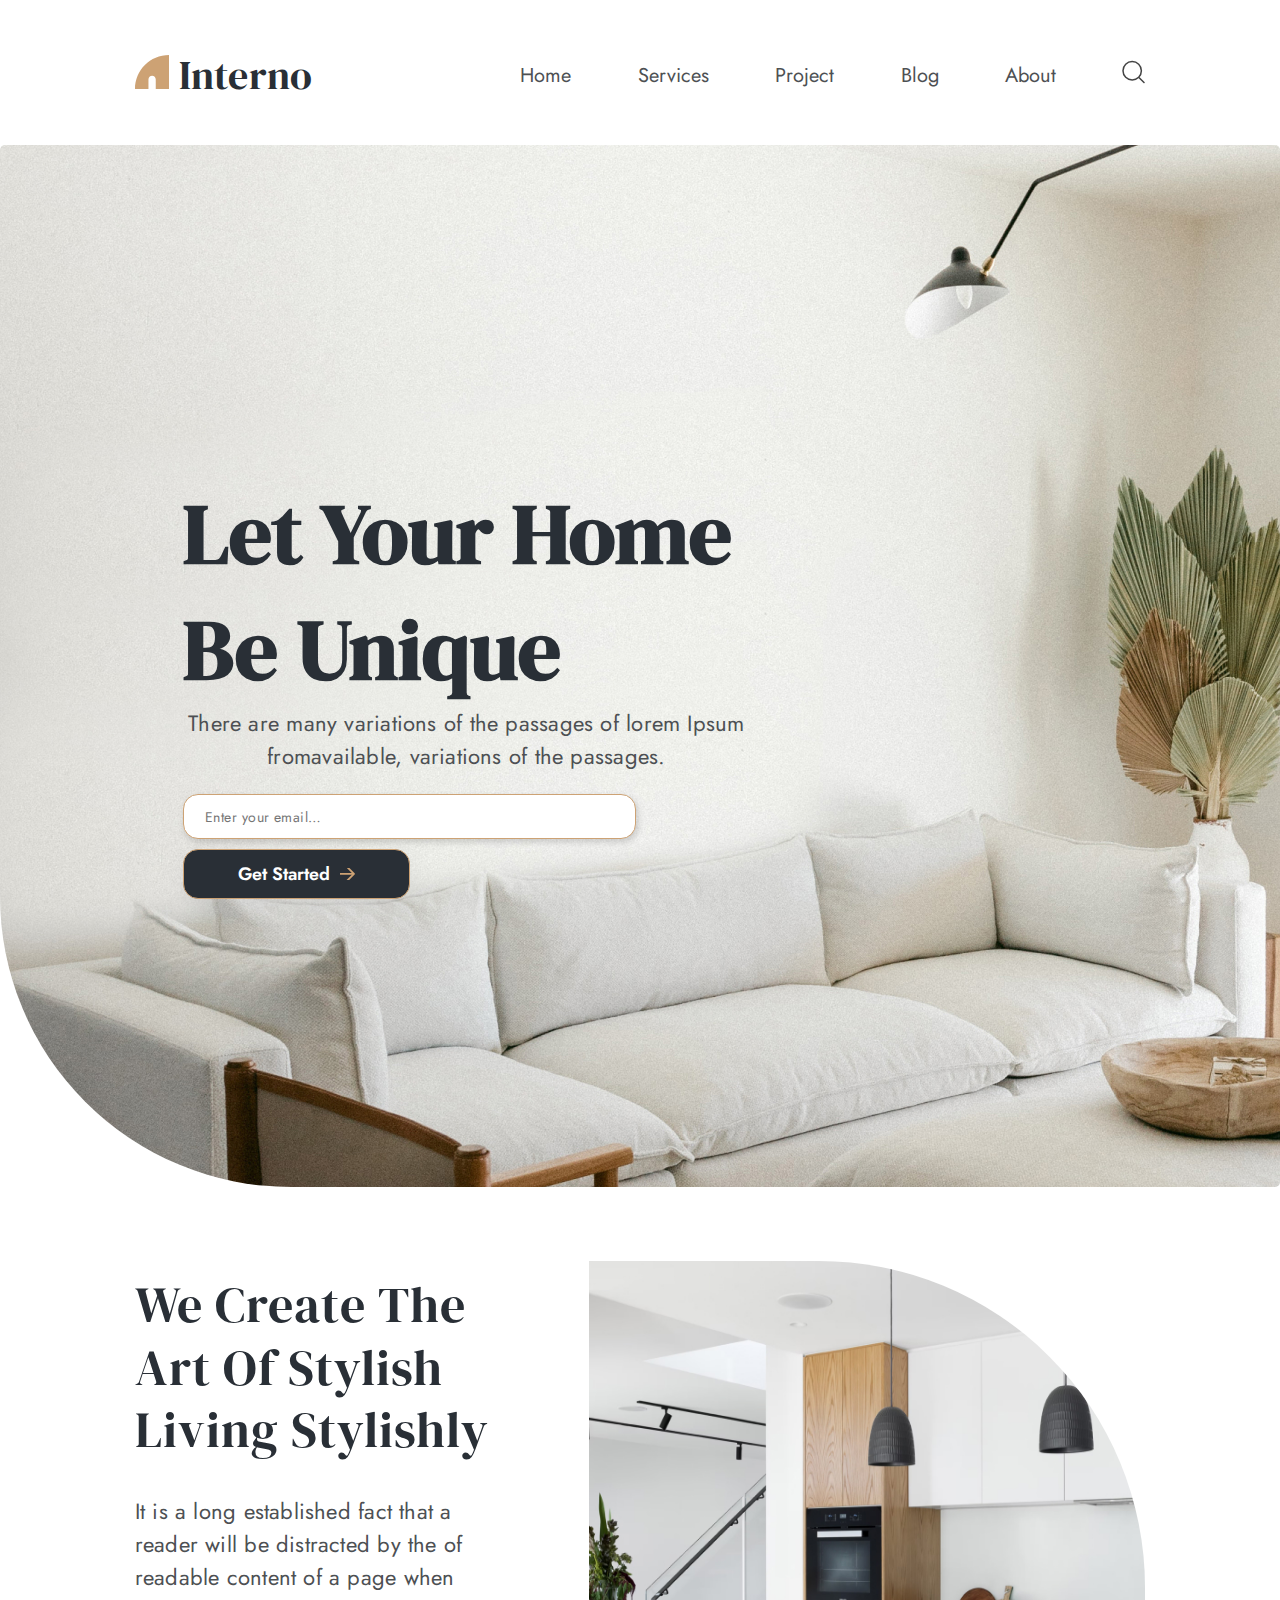
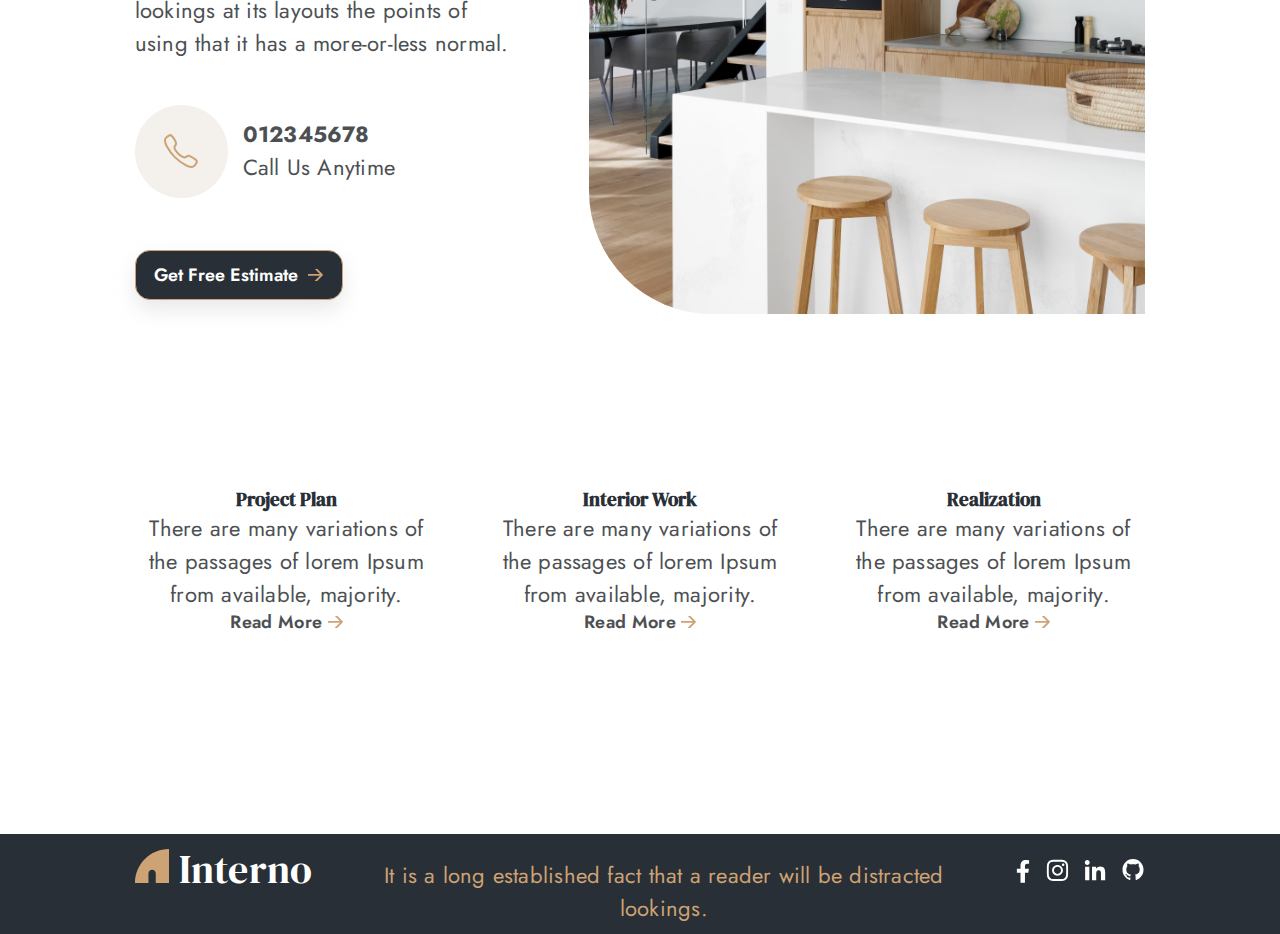
<file: index.html>
<!DOCTYPE html>

<html lang="en">
    <head>
        <meta charset="UTF-8">
        <meta http-equiv="X-UA-Compatible" content="IE=edge">
        <meta name="viewport" content="width=device-width, initial-scale=1.0">
        <meta name="Levani Jikia" content="Levani Jikia">
        <meta name="keywords" content="HTML, CSS, JavaScript">
        <meta name="description" content="Free Web tutorials">
        <meta http-equiv="refresh" content="30">
        <!-- <meta property="og:url" content="http://www.nytimes.com/2015/02/19/arts/international/when-great-minds-dont-think-alike.html" />
        <meta property="og:type" content="article" />
        <meta property="og:title" content="When Great Minds Don’t Think Alike" />
        <meta property="og:description" content="How much does culture influence creative thinking?" />
        <meta property="og:image" content="http://static01.nyt.com/images/2015/02/19/arts/international/19iht-btnumbers19A/19iht-btnumbers19A-facebookJumbo-v2.jpg" /> -->

        <link rel="stylesheet" href="reset.css">
        <link rel="stylesheet" href="styles.css">

        <link href="https://cdn.jsdelivr.net/npm/bootstrap@5.2.3/dist/css/bootstrap.min.css" rel="stylesheet" integrity="sha384-rbsA2VBKQhggwzxH7pPCaAqO46MgnOM80zW1RWuH61DGLwZJEdK2Kadq2F9CUG65" crossorigin="anonymous">
        <!-- <script src="https://cdn.jsdelivr.net/npm/bootstrap@5.2.3/dist/js/bootstrap.bundle.min.js" integrity="sha384-kenU1KFdBIe4zVF0s0G1M5b4hcpxyD9F7jL+jjXkk+Q2h455rYXK/7HAuoJl+0I4" crossorigin="anonymous"></script> -->

        <title>My Webpage</title>
        <!-- <link rel="icon" type="png"  href="./image/favicon-32x32.png"> -->

    </head>
    <body>
        <header>
            <div>
                <a class="logo" href="index.html">
                    <img src="img/Logo.svg" alt="logo">
                    <p class="logo-cont">Interno</p>
                </a>
            </div>

            <svg  id="burger" onclick="myFunction()" width="65px" height="65px" viewBox="0 0 24 24" fill="none" xmlns="http://www.w3.org/2000/svg">
                <path class="only-for-match" fill-rule="evenodd" clip-rule="evenodd" d="M4 5C3.44772 5 3 5.44772 3 6C3 6.55228 3.44772 7 4 7H20C20.5523 7 21 6.55228 21 6C21 5.44772 20.5523 5 20 5H4ZM7 12C7 11.4477 7.44772 11 8 11H20C20.5523 11 21 11.4477 21 12C21 12.5523 20.5523 13 20 13H8C7.44772 13 7 12.5523 7 12ZM13 18C13 17.4477 13.4477 17 14 17H20C20.5523 17 21 17.4477 21 18C21 18.5523 20.5523 19 20 19H14C13.4477 19 13 18.5523 13 18Z" fill="#000000"/>
            </svg>
            <ul id="burger-ul-id" class="burger-ul">
                <li><a href="index.html">Home </a></li>
                <li><a href="service.html">Services</a></li>
                <li><a href="project.html">Project </a></li>
                <li><a href="blog.html">Blog</a></li>
                <li><a href="about.html">About </a></li>
            </ul>
            <ul>
                <li><a href="index.html">Home </a></li>
                <li><a href="service.html">Services</a></li>
                <li><a href="project.html">Project </a></li>
                <li><a href="blog.html">Blog</a></li>
                <li><a href="about.html">About </a></li>
                <li class="last-li">
                    <svg width="23" height="24" viewBox="0 0 23 24" fill="none" xmlns="http://www.w3.org/2000/svg">
                        <g id="Search" opacity="0.8">
                        <path id="Vector" d="M16.6835 17.1844L21.9992 22.5001M19.3749 10.6875C19.3749 15.7616 15.2615 19.875 10.1874 19.875C5.11326 19.875 0.999878 15.7616 0.999878 10.6875C0.999878 5.61338 5.11326 1.5 10.1874 1.5C15.2615 1.5 19.3749 5.61338 19.3749 10.6875Z" stroke="#141414" stroke-width="1.5" stroke-linecap="round" stroke-linejoin="round"/>
                        </g>
                    </svg>
                </li>
            </ul>
        </header>

        <main>
            <section class="sec-one">
                <div class="sec-one-cont">
                    <h1>Let Your Home Be Unique</h1>
                    <p>
                        There are many variations of the passages of lorem Ipsum fromavailable,
                        variations of the passages.
                    </p>
                    <form class="input-checker">
                        <input class="sec-one-cont-emale"
                               type="email"
                               placeholder="Enter your email…"
                               required
                        >
                    </form>
                    <span id="mail-subtext"></span>
                    <button class="sec-one-cont-submit" type="submit">
                        Get Started
                        <svg class="arrow" xmlns="http://www.w3.org/2000/svg" viewBox="0 0 16 13" width="15" height="12">
                            <title>Vector-svg</title>
                            <path  class="s0" d="m0 6.4l13.6-0.1"/>
                            <path  class="s0" d="m8.6-0.1l6.4 6.5-6.6 6.6"/>
                        </svg>
                    </button>

                </div>
            </section>


            <section class="sec-two">
                <div class="sec-two-cont">
                    <h2>
                        We Create The Art Of Stylish Living Stylishly
                    </h2>
                    <p>
                        It is a long established fact that a reader will be distracted by the of readable content of a page when lookings at its layouts the points of using that it has a more-or-less normal.
                    </p>
                    <div class="sec-two-cont-call">
                        <svg xmlns="http://www.w3.org/2000/svg" width="93" height="93" viewBox="0 0 93 93" fill="none">
                            <circle cx="46.5" cy="46.5" r="46.5" fill="#F4F0EC"/>
                            <path d="M61.0012 55.0749C59.7796 53.8442 56.8211 52.0482 55.3857 51.3243C53.5164 50.3828 53.3625 50.3059 51.8933 51.3974C50.9133 52.1258 50.2617 52.7766 49.1148 52.532C47.9678 52.2874 45.4754 50.9082 43.2931 48.7329C41.1107 46.5576 39.6514 43.9931 39.4061 42.8501C39.1607 41.7071 39.8222 41.0632 40.5438 40.081C41.5607 38.6964 41.4838 38.4657 40.6145 36.5965C39.9368 35.1427 38.0883 32.2121 36.8529 30.9967C35.5313 29.6914 35.5313 29.9222 34.6798 30.276C33.9865 30.5677 33.3214 30.9222 32.6928 31.3352C31.462 32.1529 30.7789 32.8321 30.3012 33.8528C29.8235 34.8735 29.6089 37.2665 32.0759 41.7478C34.5429 46.2292 36.2737 48.5206 39.8561 52.0928C43.4385 55.6649 46.1931 57.5856 50.2202 59.844C55.2018 62.6339 57.1126 62.09 58.1365 61.6131C59.1604 61.1362 59.8427 60.4593 60.662 59.2286C61.076 58.6011 61.4314 57.9368 61.7235 57.2441C62.0781 56.3957 62.3089 56.3957 61.0012 55.0749Z" stroke="#CDA274" stroke-width="2" stroke-miterlimit="10"/>
                        </svg>
                            <a href="tel:012345678">
                                <p>
                                    <b>012345678</b> <br> Call Us Anytime
                                </p>
                            </a>
                    </div>

                    <button class="sec-one-cont-submit sec-two-cont-submit" type="submit">
                        Get Free Estimate
                        <svg class="arrow" xmlns="http://www.w3.org/2000/svg" viewBox="0 0 16 13" width="15" height="12">
                            <title>Vector-svg</title>
                            <path  class="s0" d="m0 6.4l13.6-0.1"/>
                            <path  class="s0" d="m8.6-0.1l6.4 6.5-6.6 6.6"/>
                        </svg>
                    </button>
                </div>

                <img class="sec-two-cont-img" src="img/Photo(1).jpg" alt="desing" width="732" height="1097">
            </section>


            <article>
                <div>
                    <h3>Project Plan</h3>
                    <p>There are many variations of the passages of lorem Ipsum from available, majority.</p>
                    <div class="read-more">
                        <a class="more" href="#">
                            <span class="read">Read More</span>
                            <svg class="arrow" xmlns="http://www.w3.org/2000/svg" viewBox="0 0 16 13" width="15" height="12">
                                <title>Vector-svg</title>
                                <path  class="s0" d="m0 6.4l13.6-0.1"/>
                                <path  class="s0" d="m8.6-0.1l6.4 6.5-6.6 6.6"/>
                            </svg>
                        </a>
                    </div>
                </div>

                <div>
                    <h3>Interior Work</h3>
                    <p>There are many variations of the passages of lorem Ipsum from available, majority.</p>
                    <div class="read-more">
                        <a class="more" href="#">
                            <span class="read">Read More</span>
                            <svg class="arrow" xmlns="http://www.w3.org/2000/svg" viewBox="0 0 16 13" width="15" height="12">
                                <title>Vector-svg</title>
                                <path  class="s0" d="m0 6.4l13.6-0.1"/>
                                <path  class="s0" d="m8.6-0.1l6.4 6.5-6.6 6.6"/>
                            </svg>
                        </a>
                    </div>
                </div>

                <div>
                    <h3>Realization</h3>
                    <p>There are many variations of the passages of lorem Ipsum from available, majority.</p>
                    <div class="read-more">
                        <a class="more" href="#">
                            <span class="read">Read More</span>
                            <svg class="arrow" xmlns="http://www.w3.org/2000/svg" viewBox="0 0 16 13" width="15" height="12">
                                <title>Vector-svg</title>
                                <path  class="s0" d="m0 6.4l13.6-0.1"/>
                                <path  class="s0" d="m8.6-0.1l6.4 6.5-6.6 6.6"/>
                            </svg>
                        </a>
                    </div>
                </div>
            </article>
        </main>

        <footer>
            <div class="footers-div">
                <div>
                    <a class="logo" href="index.html">
                        <img src="img/Logo.svg" alt="logo">
                        <p id="foot-logo-cont" class="logo-cont">Interno</p>
                    </a>
                </div>

                <div>
                    <p>It is a long established fact that a reader will be distracted lookings.</p>
                </div>

                <div class="foot-icons">
                    <a  href="https://www.facebook.com/levan.jiqia/" class="foot">
                        <svg class="icons" width="16" height="24" viewBox="0 0 11 19" fill="none" xmlns="http://www.w3.org/2000/svg">
                            <path d="M9.68359 10.875L10.1758 7.64062H7.04688V5.53125C7.04688 4.61719 7.46875 3.77344 8.875 3.77344H10.3164V0.996094C10.3164 0.996094 9.01562 0.75 7.78516 0.75C5.21875 0.75 3.53125 2.33203 3.53125 5.14453V7.64062H0.648438V10.875H3.53125V18.75H7.04688V10.875H9.68359Z" fill="#292F36"/>
                        </svg>
                    </a>
                    <a href="https://www.instagram.com/levani_jikia/" class="foot">
                        <svg width="23" height="23" viewBox="0 0 18 18" fill="none" xmlns="http://www.w3.org/2000/svg">
                            <path d="M9 4.60742C6.625 4.60742 4.73242 6.53711 4.73242 8.875C4.73242 11.25 6.625 13.1426 9 13.1426C11.3379 13.1426 13.2676 11.25 13.2676 8.875C13.2676 6.53711 11.3379 4.60742 9 4.60742ZM9 11.6582C7.47852 11.6582 6.2168 10.4336 6.2168 8.875C6.2168 7.35352 7.44141 6.12891 9 6.12891C10.5215 6.12891 11.7461 7.35352 11.7461 8.875C11.7461 10.4336 10.5215 11.6582 9 11.6582ZM14.418 4.45898C14.418 3.90234 13.9727 3.45703 13.416 3.45703C12.8594 3.45703 12.4141 3.90234 12.4141 4.45898C12.4141 5.01562 12.8594 5.46094 13.416 5.46094C13.9727 5.46094 14.418 5.01562 14.418 4.45898ZM17.2383 5.46094C17.1641 4.125 16.8672 2.9375 15.9023 1.97266C14.9375 1.00781 13.75 0.710938 12.4141 0.636719C11.041 0.5625 6.92188 0.5625 5.54883 0.636719C4.21289 0.710938 3.0625 1.00781 2.06055 1.97266C1.0957 2.9375 0.798828 4.125 0.724609 5.46094C0.650391 6.83398 0.650391 10.9531 0.724609 12.3262C0.798828 13.6621 1.0957 14.8125 2.06055 15.8145C3.0625 16.7793 4.21289 17.0762 5.54883 17.1504C6.92188 17.2246 11.041 17.2246 12.4141 17.1504C13.75 17.0762 14.9375 16.7793 15.9023 15.8145C16.8672 14.8125 17.1641 13.6621 17.2383 12.3262C17.3125 10.9531 17.3125 6.83398 17.2383 5.46094ZM15.457 13.7734C15.1973 14.5156 14.6035 15.0723 13.8984 15.3691C12.7852 15.8145 10.1875 15.7031 9 15.7031C7.77539 15.7031 5.17773 15.8145 4.10156 15.3691C3.35938 15.0723 2.80273 14.5156 2.50586 13.7734C2.06055 12.6973 2.17188 10.0996 2.17188 8.875C2.17188 7.6875 2.06055 5.08984 2.50586 3.97656C2.80273 3.27148 3.35938 2.71484 4.10156 2.41797C5.17773 1.97266 7.77539 2.08398 9 2.08398C10.1875 2.08398 12.7852 1.97266 13.8984 2.41797C14.6035 2.67773 15.1602 3.27148 15.457 3.97656C15.9023 5.08984 15.791 7.6875 15.791 8.875C15.791 10.0996 15.9023 12.6973 15.457 13.7734Z" fill="#292F36"/>
                        </svg>
                    </a>

                    <a href="https://www.linkedin.com/in/levani-jikia-aa4341252/" class="foot">
                        <svg width="22" height="22" viewBox="0 0 17 17" fill="none" xmlns="http://www.w3.org/2000/svg">
                            <path d="M4.14062 16.5V5.98828H0.871094V16.5H4.14062ZM2.48828 4.58203C3.54297 4.58203 4.38672 3.70312 4.38672 2.64844C4.38672 1.62891 3.54297 0.785156 2.48828 0.785156C1.46875 0.785156 0.625 1.62891 0.625 2.64844C0.625 3.70312 1.46875 4.58203 2.48828 4.58203ZM16.3398 16.5H16.375V10.7344C16.375 7.92188 15.7422 5.74219 12.4375 5.74219C10.8555 5.74219 9.80078 6.62109 9.34375 7.42969H9.30859V5.98828H6.17969V16.5H9.44922V11.2969C9.44922 9.92578 9.69531 8.625 11.3828 8.625C13.0703 8.625 13.1055 10.1719 13.1055 11.4023V16.5H16.3398Z" fill="#292F36"/>
                        </svg>
                    </a>

                    <a href="https://github.com/dashboard" class="foot">
                        <svg width="24" height="21" viewBox="0 0 20 20" fill="none" xmlns="http://www.w3.org/2000/svg">
                            <g id="Page-1" stroke="none" stroke-width="1" fill="none" fill-rule="evenodd">
                                <g id="Dribbble-Light-Preview" transform="translate(-140.000000, -7559.000000)" fill="#000000">
                                    <g id="icons" transform="translate(56.000000, 160.000000)">
                                        <path d="M94,7399 C99.523,7399 104,7403.59 104,7409.253 C104,7413.782 101.138,7417.624 97.167,7418.981 C96.66,7419.082 96.48,7418.762 96.48,7418.489 C96.48,7418.151 96.492,7417.047 96.492,7415.675 C96.492,7414.719 96.172,7414.095 95.813,7413.777 C98.04,7413.523 100.38,7412.656 100.38,7408.718 C100.38,7407.598 99.992,7406.684 99.35,7405.966 C99.454,7405.707 99.797,7404.664 99.252,7403.252 C99.252,7403.252 98.414,7402.977 96.505,7404.303 C95.706,7404.076 94.85,7403.962 94,7403.958 C93.15,7403.962 92.295,7404.076 91.497,7404.303 C89.586,7402.977 88.746,7403.252 88.746,7403.252 C88.203,7404.664 88.546,7405.707 88.649,7405.966 C88.01,7406.684 87.619,7407.598 87.619,7408.718 C87.619,7412.646 89.954,7413.526 92.175,7413.785 C91.889,7414.041 91.63,7414.493 91.54,7415.156 C90.97,7415.418 89.522,7415.871 88.63,7414.304 C88.63,7414.304 88.101,7413.319 87.097,7413.247 C87.097,7413.247 86.122,7413.234 87.029,7413.87 C87.029,7413.87 87.684,7414.185 88.139,7415.37 C88.139,7415.37 88.726,7417.2 91.508,7416.58 C91.513,7417.437 91.522,7418.245 91.522,7418.489 C91.522,7418.76 91.338,7419.077 90.839,7418.982 C86.865,7417.627 84,7413.783 84,7409.253 C84,7403.59 88.478,7399 94,7399" >

                        </path>
                                    </g>
                                </g>
                            </g>
                        </svg>
                    </a>
            </div>

            </div>
        </footer>
        <script src="script.js"></script>
    </body>
</html>
</file>
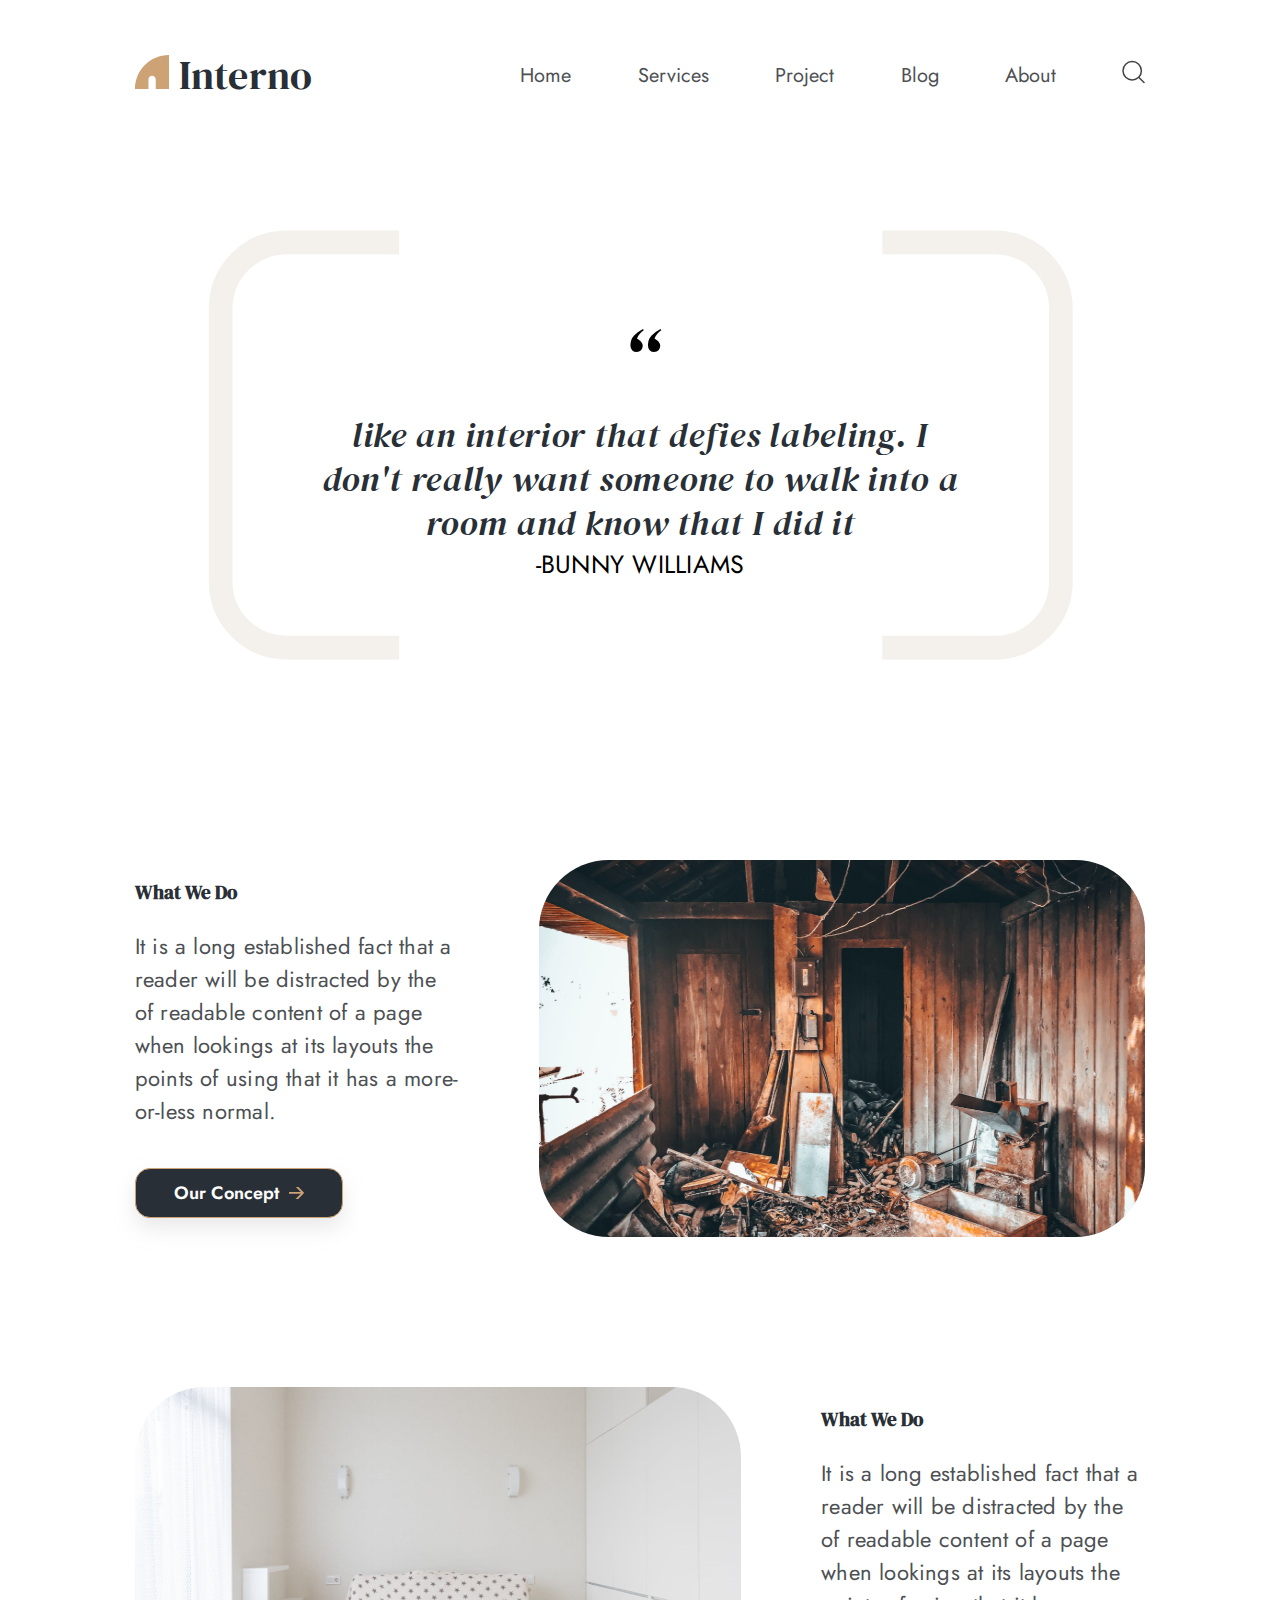
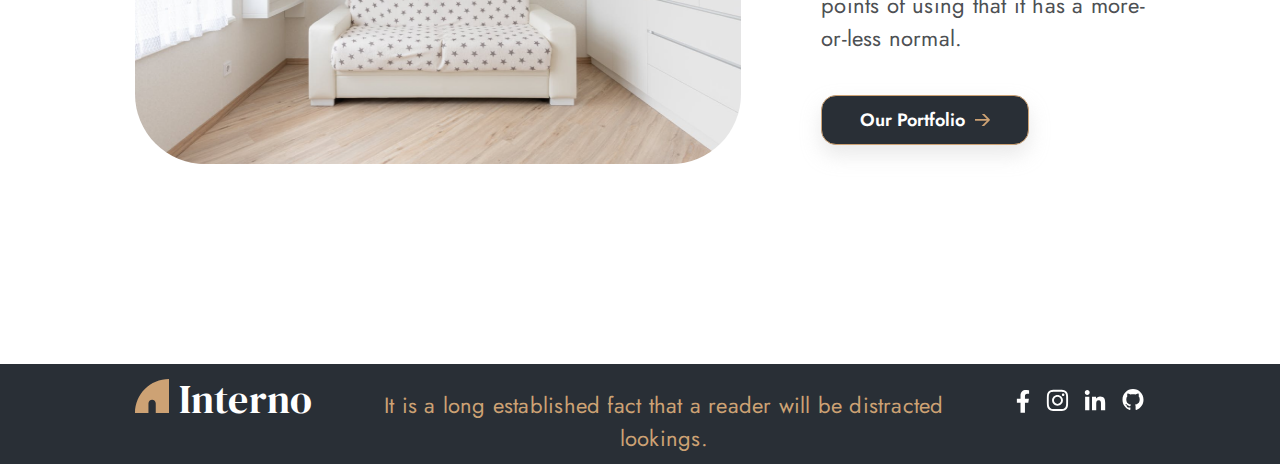
<file: about.html>
<!DOCTYPE html>

<html lang="en">
    <head>
        <meta charset="UTF-8">
        <meta http-equiv="X-UA-Compatible" content="IE=edge">
        <meta name="viewport" content="width=device-width, initial-scale=1.0">
        <meta name="Levani Jikia" content="Levani Jikia">
        <!-- <meta name="keywords" content="HTML, CSS, JavaScript">
        <meta name="description" content="Free Web tutorials">
        <meta http-equiv="refresh" content="30"> -->
        <!-- <meta property="og:url" content="http://www.nytimes.com/2015/02/19/arts/international/when-great-minds-dont-think-alike.html" />
        <meta property="og:type" content="article" />
        <meta property="og:title" content="When Great Minds Don’t Think Alike" />
        <meta property="og:description" content="How much does culture influence creative thinking?" />
        <meta property="og:image" content="http://static01.nyt.com/images/2015/02/19/arts/international/19iht-btnumbers19A/19iht-btnumbers19A-facebookJumbo-v2.jpg" /> -->

        <link rel="stylesheet" href="reset.css">
        <link rel="stylesheet" href="styles.css">
        <link rel="stylesheet" href="about.css">

        <link href="https://cdn.jsdelivr.net/npm/bootstrap@5.2.3/dist/css/bootstrap.min.css" rel="stylesheet" integrity="sha384-rbsA2VBKQhggwzxH7pPCaAqO46MgnOM80zW1RWuH61DGLwZJEdK2Kadq2F9CUG65" crossorigin="anonymous">
        <!-- <script src="https://cdn.jsdelivr.net/npm/bootstrap@5.2.3/dist/js/bootstrap.bundle.min.js" integrity="sha384-kenU1KFdBIe4zVF0s0G1M5b4hcpxyD9F7jL+jjXkk+Q2h455rYXK/7HAuoJl+0I4" crossorigin="anonymous"></script> -->

        <title>My Webpage</title>
        <!-- <link rel="icon" type="png"  href="./image/favicon-32x32.png"> -->

    </head>
    <body>
        <header>
            <div>
                <a class="logo" href="index.html">
                    <img src="img/Logo.svg" alt="logo">
                    <p class="logo-cont">Interno</p>
                </a>
            </div>

            <svg  id="burger" onclick="myFunction()" width="65px" height="65px" viewBox="0 0 24 24" fill="none" xmlns="http://www.w3.org/2000/svg">
                <path class="only-for-match" fill-rule="evenodd" clip-rule="evenodd" d="M4 5C3.44772 5 3 5.44772 3 6C3 6.55228 3.44772 7 4 7H20C20.5523 7 21 6.55228 21 6C21 5.44772 20.5523 5 20 5H4ZM7 12C7 11.4477 7.44772 11 8 11H20C20.5523 11 21 11.4477 21 12C21 12.5523 20.5523 13 20 13H8C7.44772 13 7 12.5523 7 12ZM13 18C13 17.4477 13.4477 17 14 17H20C20.5523 17 21 17.4477 21 18C21 18.5523 20.5523 19 20 19H14C13.4477 19 13 18.5523 13 18Z" fill="#000000"/>
            </svg>
            <ul id="burger-ul-id" class="burger-ul">
                <li><a href="index.html">Home </a></li>
                <li><a href="service.html">Services</a></li>
                <li><a href="project.html">Project </a></li>
                <li><a href="blog.html">Blog</a></li>
                <li><a href="about.html">About </a></li>
            </ul>
            <ul>
                <li><a href="index.html">Home </a></li>
                <li><a href="service.html">Services</a></li>
                <li><a href="project.html">Project </a></li>
                <li><a href="blog.html">Blog</a></li>
                <li><a href="about.html">About </a></li>
                <li class="last-li">
                    <svg width="23" height="24" viewBox="0 0 23 24" fill="none" xmlns="http://www.w3.org/2000/svg">
                        <g id="Search" opacity="0.8">
                        <path id="Vector" d="M16.6835 17.1844L21.9992 22.5001M19.3749 10.6875C19.3749 15.7616 15.2615 19.875 10.1874 19.875C5.11326 19.875 0.999878 15.7616 0.999878 10.6875C0.999878 5.61338 5.11326 1.5 10.1874 1.5C15.2615 1.5 19.3749 5.61338 19.3749 10.6875Z" stroke="#141414" stroke-width="1.5" stroke-linecap="round" stroke-linejoin="round"/>
                        </g>
                    </svg>
                </li>
            </ul>
        </header>

        <main>
           <article>
            <div class="art-cont">
                <svg class="svg-left" xmlns="http://www.w3.org/2000/svg" width="202" height="430" viewBox="0 0 202 454" fill="none">
                    <path d="M201.5 13H83C44.3401 13 13 44.3401 13 83V371C13 409.66 44.3401 441 83 441H201.5" stroke="#F4F0EC" stroke-width="25"/>
                </svg>
                <div>
                    <span class="markk"> “ </span>
                    <h2>
                         like an interior that defies labeling. I don't really want someone to walk into a room and know that I did it
                    </h2>
                    <span class="under-mark">-BUNNY WILLIAMS</span>
                </div>
                <svg class="svg-right" xmlns="http://www.w3.org/2000/svg" width="201" height="430" viewBox="0 0 201 454" fill="none">
                    <path d="M3.74169e-05 441H118.5C157.16 441 188.5 409.66 188.5 371L188.5 83C188.5 44.34 157.16 13 118.5 13L0 13" stroke="#F4F0EC" stroke-width="25"/>
                </svg>
            </div>

           </article>

           <section>
            <div class="ab-sec-one">
                <div>
                    <h3>What We Do</h3>
                    <p>It is a long established fact that a reader will be distracted by the of readable content of a page when lookings at its layouts the points of using that it has a more-or-less normal.</p>
                    <button class="sec-one-cont-submit sec-two-cont-submit" type="submit">
                        Our Concept
                        <svg class="arrow" xmlns="http://www.w3.org/2000/svg" viewBox="0 0 16 13" width="15" height="12">
                            <title>Vector-svg</title>
                            <path  class="s0" d="m0 6.4l13.6-0.1"/>
                            <path  class="s0" d="m8.6-0.1l6.4 6.5-6.6 6.6"/>
                        </svg>
                    </button>
                </div>
                <img src="img/about1.png" alt="Design" width="660" height="377">
            </div>

            <div class="ab-sec-one ab-sec-two">
                <div>
                    <h3>What We Do</h3>
                    <p>It is a long established fact that a reader will be distracted by the of readable content of a page when lookings at its layouts the points of using that it has a more-or-less normal.</p>
                    <button class="sec-one-cont-submit sec-two-cont-submit" type="submit">
                        Our Portfolio
                        <svg class="arrow" xmlns="http://www.w3.org/2000/svg" viewBox="0 0 16 13" width="15" height="12">
                            <title>Vector-svg</title>
                            <path class="s0" d="m0 6.4l13.6-0.1"/>
                            <path class="s0" d="m8.6-0.1l6.4 6.5-6.6 6.6"/>
                        </svg>
                    </button>
                </div>
                <img src="img/about2.png" alt="Design" width="660" height="377">
            </div>
            </section>
        </main>

        <footer>
            <div class="footers-div">
                <div>
                    <a class="logo" href="index.html">
                        <img src="img/Logo.svg" alt="logo">
                        <p id="foot-logo-cont" class="logo-cont">Interno</p>
                    </a>
                </div>

                <div>
                    <p>It is a long established fact that a reader will be distracted lookings.</p>
                </div>

                <div class="foot-icons">
                    <a  href="https://www.facebook.com/levan.jiqia/" class="foot">
                        <svg class="icons" width="16" height="24" viewBox="0 0 11 19" fill="none" xmlns="http://www.w3.org/2000/svg">
                            <path d="M9.68359 10.875L10.1758 7.64062H7.04688V5.53125C7.04688 4.61719 7.46875 3.77344 8.875 3.77344H10.3164V0.996094C10.3164 0.996094 9.01562 0.75 7.78516 0.75C5.21875 0.75 3.53125 2.33203 3.53125 5.14453V7.64062H0.648438V10.875H3.53125V18.75H7.04688V10.875H9.68359Z" fill="#292F36"/>
                        </svg>
                    </a>
                    <a href="https://www.instagram.com/levani_jikia/" class="foot">
                        <svg width="23" height="23" viewBox="0 0 18 18" fill="none" xmlns="http://www.w3.org/2000/svg">
                            <path d="M9 4.60742C6.625 4.60742 4.73242 6.53711 4.73242 8.875C4.73242 11.25 6.625 13.1426 9 13.1426C11.3379 13.1426 13.2676 11.25 13.2676 8.875C13.2676 6.53711 11.3379 4.60742 9 4.60742ZM9 11.6582C7.47852 11.6582 6.2168 10.4336 6.2168 8.875C6.2168 7.35352 7.44141 6.12891 9 6.12891C10.5215 6.12891 11.7461 7.35352 11.7461 8.875C11.7461 10.4336 10.5215 11.6582 9 11.6582ZM14.418 4.45898C14.418 3.90234 13.9727 3.45703 13.416 3.45703C12.8594 3.45703 12.4141 3.90234 12.4141 4.45898C12.4141 5.01562 12.8594 5.46094 13.416 5.46094C13.9727 5.46094 14.418 5.01562 14.418 4.45898ZM17.2383 5.46094C17.1641 4.125 16.8672 2.9375 15.9023 1.97266C14.9375 1.00781 13.75 0.710938 12.4141 0.636719C11.041 0.5625 6.92188 0.5625 5.54883 0.636719C4.21289 0.710938 3.0625 1.00781 2.06055 1.97266C1.0957 2.9375 0.798828 4.125 0.724609 5.46094C0.650391 6.83398 0.650391 10.9531 0.724609 12.3262C0.798828 13.6621 1.0957 14.8125 2.06055 15.8145C3.0625 16.7793 4.21289 17.0762 5.54883 17.1504C6.92188 17.2246 11.041 17.2246 12.4141 17.1504C13.75 17.0762 14.9375 16.7793 15.9023 15.8145C16.8672 14.8125 17.1641 13.6621 17.2383 12.3262C17.3125 10.9531 17.3125 6.83398 17.2383 5.46094ZM15.457 13.7734C15.1973 14.5156 14.6035 15.0723 13.8984 15.3691C12.7852 15.8145 10.1875 15.7031 9 15.7031C7.77539 15.7031 5.17773 15.8145 4.10156 15.3691C3.35938 15.0723 2.80273 14.5156 2.50586 13.7734C2.06055 12.6973 2.17188 10.0996 2.17188 8.875C2.17188 7.6875 2.06055 5.08984 2.50586 3.97656C2.80273 3.27148 3.35938 2.71484 4.10156 2.41797C5.17773 1.97266 7.77539 2.08398 9 2.08398C10.1875 2.08398 12.7852 1.97266 13.8984 2.41797C14.6035 2.67773 15.1602 3.27148 15.457 3.97656C15.9023 5.08984 15.791 7.6875 15.791 8.875C15.791 10.0996 15.9023 12.6973 15.457 13.7734Z" fill="#292F36"/>
                        </svg>
                    </a>

                    <a href="https://www.linkedin.com/in/levani-jikia-aa4341252/" class="foot">
                        <svg width="22" height="22" viewBox="0 0 17 17" fill="none" xmlns="http://www.w3.org/2000/svg">
                            <path d="M4.14062 16.5V5.98828H0.871094V16.5H4.14062ZM2.48828 4.58203C3.54297 4.58203 4.38672 3.70312 4.38672 2.64844C4.38672 1.62891 3.54297 0.785156 2.48828 0.785156C1.46875 0.785156 0.625 1.62891 0.625 2.64844C0.625 3.70312 1.46875 4.58203 2.48828 4.58203ZM16.3398 16.5H16.375V10.7344C16.375 7.92188 15.7422 5.74219 12.4375 5.74219C10.8555 5.74219 9.80078 6.62109 9.34375 7.42969H9.30859V5.98828H6.17969V16.5H9.44922V11.2969C9.44922 9.92578 9.69531 8.625 11.3828 8.625C13.0703 8.625 13.1055 10.1719 13.1055 11.4023V16.5H16.3398Z" fill="#292F36"/>
                        </svg>
                    </a>

                    <a href="https://github.com/dashboard" class="foot">
                        <svg width="24" height="21" viewBox="0 0 20 20" fill="none" xmlns="http://www.w3.org/2000/svg">
                            <g id="Page-1" stroke="none" stroke-width="1" fill="none" fill-rule="evenodd">
                                <g id="Dribbble-Light-Preview" transform="translate(-140.000000, -7559.000000)" fill="#000000">
                                    <g id="icons" transform="translate(56.000000, 160.000000)">
                                        <path d="M94,7399 C99.523,7399 104,7403.59 104,7409.253 C104,7413.782 101.138,7417.624 97.167,7418.981 C96.66,7419.082 96.48,7418.762 96.48,7418.489 C96.48,7418.151 96.492,7417.047 96.492,7415.675 C96.492,7414.719 96.172,7414.095 95.813,7413.777 C98.04,7413.523 100.38,7412.656 100.38,7408.718 C100.38,7407.598 99.992,7406.684 99.35,7405.966 C99.454,7405.707 99.797,7404.664 99.252,7403.252 C99.252,7403.252 98.414,7402.977 96.505,7404.303 C95.706,7404.076 94.85,7403.962 94,7403.958 C93.15,7403.962 92.295,7404.076 91.497,7404.303 C89.586,7402.977 88.746,7403.252 88.746,7403.252 C88.203,7404.664 88.546,7405.707 88.649,7405.966 C88.01,7406.684 87.619,7407.598 87.619,7408.718 C87.619,7412.646 89.954,7413.526 92.175,7413.785 C91.889,7414.041 91.63,7414.493 91.54,7415.156 C90.97,7415.418 89.522,7415.871 88.63,7414.304 C88.63,7414.304 88.101,7413.319 87.097,7413.247 C87.097,7413.247 86.122,7413.234 87.029,7413.87 C87.029,7413.87 87.684,7414.185 88.139,7415.37 C88.139,7415.37 88.726,7417.2 91.508,7416.58 C91.513,7417.437 91.522,7418.245 91.522,7418.489 C91.522,7418.76 91.338,7419.077 90.839,7418.982 C86.865,7417.627 84,7413.783 84,7409.253 C84,7403.59 88.478,7399 94,7399">

                        </path>
                                    </g>
                                </g>
                            </g>
                        </svg>
                    </a>
            </div>

            </div>
        </footer>
        <script src="script.js"></script>
    </body>
</html>
</file>
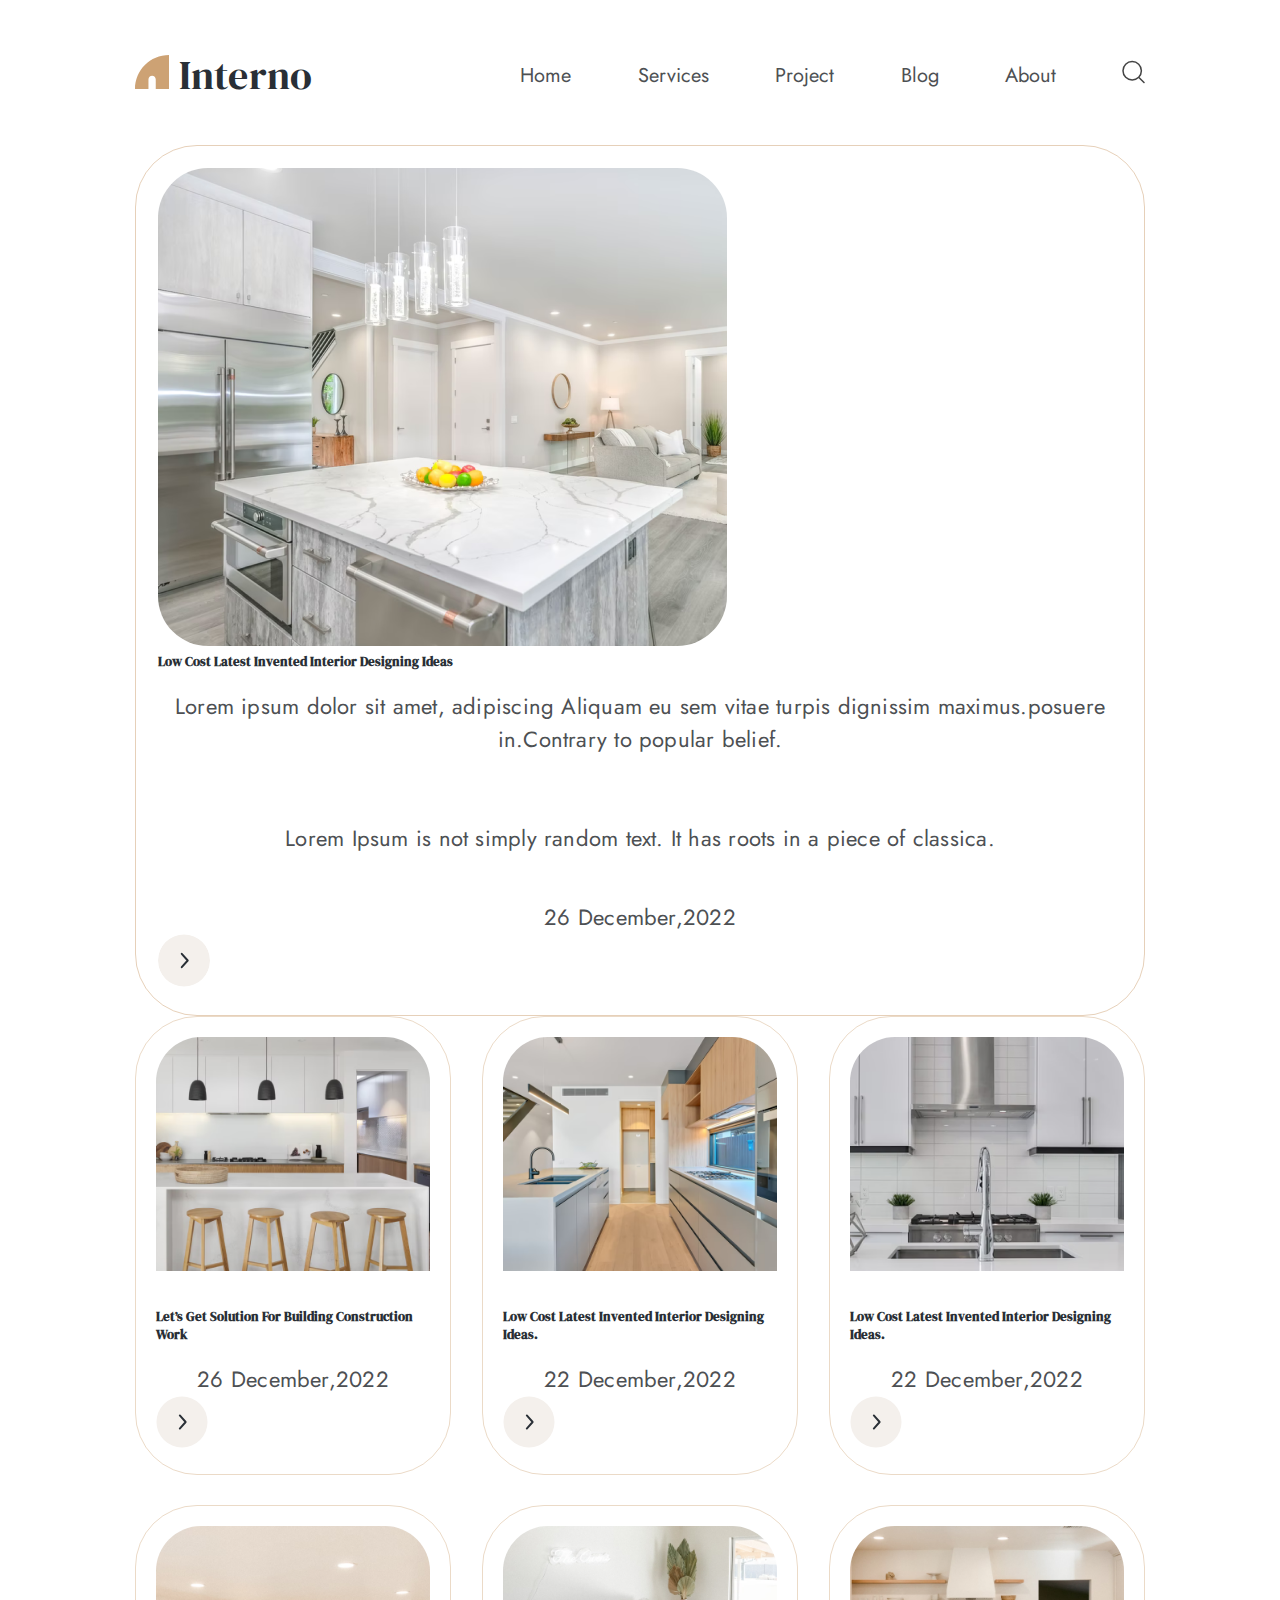
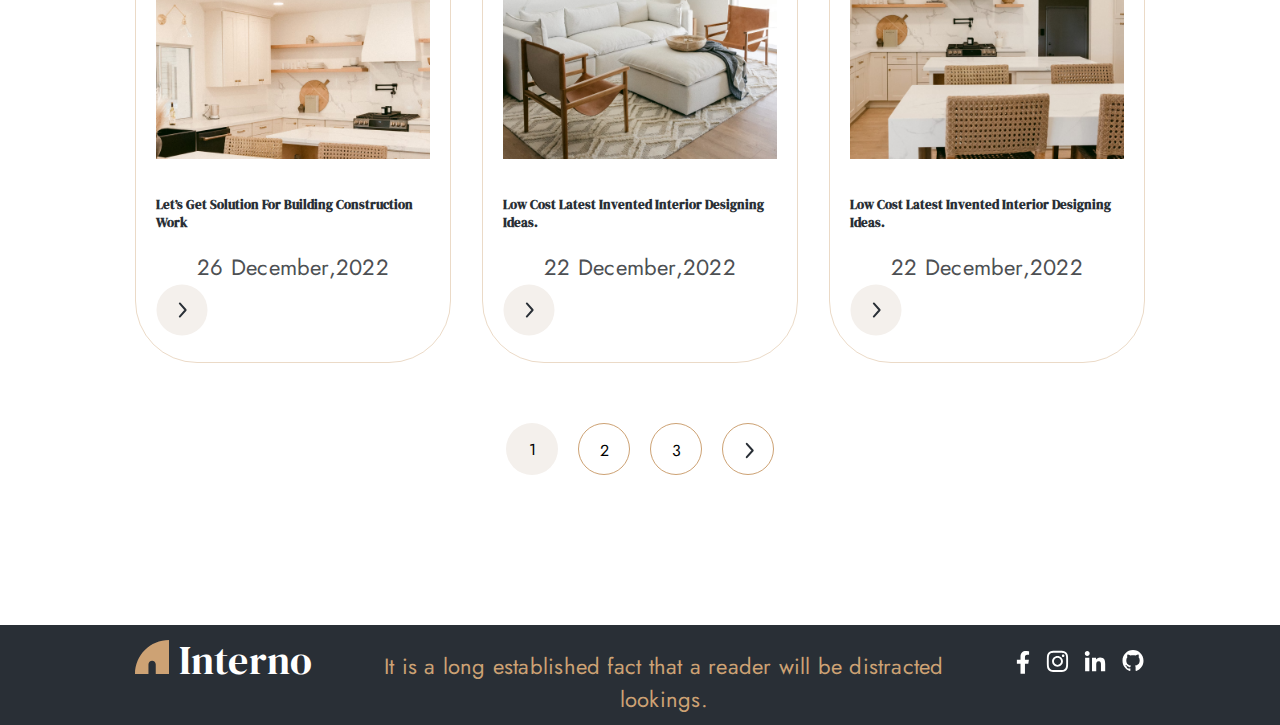
<file: blog.html>
<!DOCTYPE html>

<html lang="en">
    <head>
        <meta charset="UTF-8">
        <meta http-equiv="X-UA-Compatible" content="IE=edge">
        <meta name="viewport" content="width=device-width, initial-scale=1.0">
        <meta name="Levani Jikia" content="Levani Jikia">
        <!-- <meta name="keywords" content="HTML, CSS, JavaScript">
        <meta name="description" content="Free Web tutorials">
        <meta http-equiv="refresh" content="30"> -->
        <!-- <meta property="og:url" content="http://www.nytimes.com/2015/02/19/arts/international/when-great-minds-dont-think-alike.html" />
        <meta property="og:type" content="article" />
        <meta property="og:title" content="When Great Minds Don’t Think Alike" />
        <meta property="og:description" content="How much does culture influence creative thinking?" />
        <meta property="og:image" content="http://static01.nyt.com/images/2015/02/19/arts/international/19iht-btnumbers19A/19iht-btnumbers19A-facebookJumbo-v2.jpg" /> -->

        <link rel="stylesheet" href="reset.css">
        <link rel="stylesheet" href="styles.css">
        <link rel="stylesheet" href="blog.css">

        <link href="https://cdn.jsdelivr.net/npm/bootstrap@5.2.3/dist/css/bootstrap.min.css" rel="stylesheet" integrity="sha384-rbsA2VBKQhggwzxH7pPCaAqO46MgnOM80zW1RWuH61DGLwZJEdK2Kadq2F9CUG65" crossorigin="anonymous">
        <!-- <script src="https://cdn.jsdelivr.net/npm/bootstrap@5.2.3/dist/js/bootstrap.bundle.min.js" integrity="sha384-kenU1KFdBIe4zVF0s0G1M5b4hcpxyD9F7jL+jjXkk+Q2h455rYXK/7HAuoJl+0I4" crossorigin="anonymous"></script> -->

        <title>My Webpage</title>
        <!-- <link rel="icon" type="png"  href="./image/favicon-32x32.png"> -->

    </head>
    <body>
        <header>
            <div>
                <a class="logo" href="index.html">
                    <img src="img/Logo.svg" alt="logo">
                    <p class="logo-cont">Interno</p>
                </a>
            </div>

            <svg  id="burger" onclick="myFunction()" width="65px" height="65px" viewBox="0 0 24 24" fill="none" xmlns="http://www.w3.org/2000/svg">
                <path class="only-for-match" fill-rule="evenodd" clip-rule="evenodd" d="M4 5C3.44772 5 3 5.44772 3 6C3 6.55228 3.44772 7 4 7H20C20.5523 7 21 6.55228 21 6C21 5.44772 20.5523 5 20 5H4ZM7 12C7 11.4477 7.44772 11 8 11H20C20.5523 11 21 11.4477 21 12C21 12.5523 20.5523 13 20 13H8C7.44772 13 7 12.5523 7 12ZM13 18C13 17.4477 13.4477 17 14 17H20C20.5523 17 21 17.4477 21 18C21 18.5523 20.5523 19 20 19H14C13.4477 19 13 18.5523 13 18Z" fill="#000000"/>
            </svg>
            <ul id="burger-ul-id" class="burger-ul">
                <li><a href="index.html">Home </a></li>
                <li><a href="service.html">Services</a></li>
                <li><a href="project.html">Project </a></li>
                <li><a href="blog.html">Blog</a></li>
                <li><a href="about.html">About </a></li>
            </ul>
            <ul>
                <li><a href="index.html">Home </a></li>
                <li><a href="service.html">Services</a></li>
                <li><a href="project.html">Project </a></li>
                <li><a href="blog.html">Blog</a></li>
                <li><a href="about.html">About </a></li>
                <li class="last-li">
                    <svg width="23" height="24" viewBox="0 0 23 24" fill="none" xmlns="http://www.w3.org/2000/svg">
                        <g id="Search" opacity="0.8">
                        <path id="Vector" d="M16.6835 17.1844L21.9992 22.5001M19.3749 10.6875C19.3749 15.7616 15.2615 19.875 10.1874 19.875C5.11326 19.875 0.999878 15.7616 0.999878 10.6875C0.999878 5.61338 5.11326 1.5 10.1874 1.5C15.2615 1.5 19.3749 5.61338 19.3749 10.6875Z" stroke="#141414" stroke-width="1.5" stroke-linecap="round" stroke-linejoin="round"/>
                        </g>
                    </svg>
                </li>
            </ul>
        </header>

        <main>

            <section class="mx-auto">
                <div id="card" class="card mb-3 mx-auto " style="max-width: 1200px;">
                    <div class="row g-4">
                      <div class="col-md-6">
                        <img src="img/Photo.png" alt="Design" width="569" height="478">
                      </div>

                      <div class="col-md-6 d-flex align-items-center">
                        <div class=" card-body ">
                          <h5 class="card-title text-start">Low Cost Latest Invented Interior Designing Ideas</h5>
                          <p class="card-text text-start">Lorem ipsum dolor sit amet, adipiscing Aliquam eu sem vitae turpis dignissim maximus.posuere in.Contrary to popular belief.
                            <br><br><br>Lorem Ipsum is not simply random text. It has roots in a piece of classica.</p>
                            <br><br>
                          <div class="d-flex justify-content-between align-items-baseline">
                            <p class="card-text text-start"><small class="text-body-secondary">26 December,2022</small></p>
                            <a href="#">
                                <img src="img/_.svg" alt="Design" width="52" height="52">
                            </a>
                          </div>

                        </div>
                      </div>
                    </div>
                  </div>
            </section>

            <article class="mx-auto d-block">

                <div class="art-cont">
                    <div class="main-col" >
                        <div class="art-card ">
                            <img src="img/article1.png"  class="card-img-top" alt="design" width="340" height="290">
                            <div class="card-body">
                                <h5 class="card-title">Let’s Get Solution For Building Construction Work</h5>
                                <div class="d-flex justify-content-between align-items-baseline">
                                    <p class="card-text text-start"><small class="text-body-secondary">26 December,2022</small></p>
                                    <a href="#">
                                        <svg width="52" height="52" viewBox="0 0 52 53" fill="none" xmlns="http://www.w3.org/2000/svg">
                                            <g>
                                                <circle class="Ellipse" cx="26" cy="26.5" r="26" fill="#F4F0EC"/>
                                                <path d="M23.771 33.1855L29.7139 26.4998L23.771 19.8141" stroke="#292F36" stroke-width="2" stroke-linecap="round" stroke-linejoin="round"/>
                                            </g>
                                        </svg>
                                    </a>
                                </div>
                            </div>
                        </div>
                    </div>
                    <div class="main-col" >
                        <div class="art-card">
                            <img src="img/article2.png" class="card-img-top" alt="design" width="340" height="290">
                            <div class="card-body">
                                <h5 class="card-title">Low Cost Latest Invented Interior Designing Ideas.</h5>
                                <div class="d-flex justify-content-between align-items-baseline">
                                    <p class="card-text text-start"><small class="text-body-secondary">22 December,2022</small></p>
                                    <a href="#">
                                        <svg width="52" height="52" viewBox="0 0 52 53" fill="none" xmlns="http://www.w3.org/2000/svg">
                                            <g>
                                                <circle class="Ellipse" cx="26" cy="26.5" r="26" fill="#F4F0EC"/>
                                                <path d="M23.771 33.1855L29.7139 26.4998L23.771 19.8141" stroke="#292F36" stroke-width="2" stroke-linecap="round" stroke-linejoin="round"/>
                                            </g>
                                        </svg>
                                    </a>
                                </div>
                            </div>
                        </div>
                    </div>
                    <div class="main-col" >
                        <div class="art-card">
                            <img src="img/article3.png" class="card-img-top" alt="design" width="340" height="290">
                            <div class="card-body">
                                <h5 class="card-title">Low Cost Latest Invented Interior Designing Ideas.</h5>
                                <div class="d-flex justify-content-between align-items-baseline">
                                    <p class="card-text text-start"><small class="text-body-secondary">22 December,2022</small></p>
                                    <a href="#">
                                        <svg width="52" height="52" viewBox="0 0 52 53" fill="none" xmlns="http://www.w3.org/2000/svg">
                                            <g>
                                                <circle class="Ellipse" cx="26" cy="26.5" r="26" fill="#F4F0EC"/>
                                                <path d="M23.771 33.1855L29.7139 26.4998L23.771 19.8141" stroke="#292F36" stroke-width="2" stroke-linecap="round" stroke-linejoin="round"/>
                                            </g>
                                        </svg>
                                    </a>
                                </div>
                            </div>
                        </div>
                    </div>
                    <div class="main-col" >
                        <div class="art-card">
                            <img src="img/article4.png" id="main-img" class="card-img-top" alt="design" width="340" height="290">
                            <div class="card-body">
                                <h5 class="card-title">Let’s Get Solution For Building Construction Work</h5>
                                <div class="d-flex justify-content-between align-items-baseline">
                                    <p class="card-text text-start"><small class="text-body-secondary">26 December,2022</small></p>
                                    <a href="#">
                                        <svg width="52" height="52" viewBox="0 0 52 53" fill="none" xmlns="http://www.w3.org/2000/svg">
                                            <g>
                                                <circle class="Ellipse" cx="26" cy="26.5" r="26" fill="#F4F0EC"/>
                                                <path d="M23.771 33.1855L29.7139 26.4998L23.771 19.8141" stroke="#292F36" stroke-width="2" stroke-linecap="round" stroke-linejoin="round"/>
                                            </g>
                                        </svg>
                                    </a>
                                </div>
                            </div>
                        </div>
                    </div>

                    <div class="main-col" >
                        <div class="art-card">
                            <img src="img/article5.png" class="card-img-top" alt="design" width="340" height="290">
                            <div class="card-body">
                                <h5 class="card-title">Low Cost Latest Invented Interior Designing Ideas.</h5>
                                <div class="d-flex justify-content-between align-items-baseline">
                                    <p class="card-text text-start"><small class="text-body-secondary">22 December,2022</small></p>
                                    <a href="#">
                                        <svg width="52" height="52" viewBox="0 0 52 53" fill="none" xmlns="http://www.w3.org/2000/svg">
                                            <g>
                                                <circle class="Ellipse" cx="26" cy="26.5" r="26" fill="#F4F0EC"/>
                                                <path d="M23.771 33.1855L29.7139 26.4998L23.771 19.8141" stroke="#292F36" stroke-width="2" stroke-linecap="round" stroke-linejoin="round"/>
                                            </g>
                                        </svg>
                                    </a>
                                </div>
                            </div>
                        </div>
                    </div>
                    <div class="main-col" >
                        <div class="art-card">
                            <img src="img/article6.png" class="card-img-top" alt="design" width="340" height="290">
                            <div class="card-body">
                                <h5 class="card-title">Low Cost Latest Invented Interior Designing Ideas.</h5>
                                <div class="d-flex justify-content-between align-items-baseline">
                                    <p class="card-text text-start"><small class="text-body-secondary">22 December,2022</small></p>
                                    <a href="#">
                                        <svg width="52" height="52" viewBox="0 0 52 53" fill="none" xmlns="http://www.w3.org/2000/svg">
                                            <g>
                                                <circle class="Ellipse" cx="26" cy="26.5" r="26" fill="#F4F0EC"/>
                                                <path d="M23.771 33.1855L29.7139 26.4998L23.771 19.8141" stroke="#292F36" stroke-width="2" stroke-linecap="round" stroke-linejoin="round"/>
                                            </g>
                                        </svg>
                                    </a>
                                </div>
                            </div>
                        </div>
                    </div>
                </div>

            </article>

            <div class="num-nav">
                <a href="#"><span>1</span></a>
                <a href="#"><span>2</span></a>
                <a href="#"><span>3</span></a>
                <a href="#"><svg width="52" height="53" viewBox="0 0 52 53" fill="none" xmlns="http://www.w3.org/2000/svg">
                    <g>
                        <path d="M23.771 33.1855L29.7139 26.4998L23.771 19.8141" stroke="#292F36" stroke-width="2" stroke-linecap="round" stroke-linejoin="round"/>
                    </g>
                    </svg>
                </a>
            </div>

        </main>

        <footer>
            <div class="footers-div">
                <div>
                    <a class="logo" href="index.html">
                        <img src="img/Logo.svg" alt="logo">
                        <p id="foot-logo-cont" class="logo-cont">Interno</p>
                    </a>
                </div>

                <div>
                    <p>It is a long established fact that a reader will be distracted lookings.</p>
                </div>

                <div class="foot-icons">
                    <a  href="https://www.facebook.com/levan.jiqia/" class="foot">
                        <svg class="icons" width="16" height="24" viewBox="0 0 11 19" fill="none" xmlns="http://www.w3.org/2000/svg">
                            <path d="M9.68359 10.875L10.1758 7.64062H7.04688V5.53125C7.04688 4.61719 7.46875 3.77344 8.875 3.77344H10.3164V0.996094C10.3164 0.996094 9.01562 0.75 7.78516 0.75C5.21875 0.75 3.53125 2.33203 3.53125 5.14453V7.64062H0.648438V10.875H3.53125V18.75H7.04688V10.875H9.68359Z" fill="#292F36"/>
                        </svg>
                    </a>
                    <a href="https://www.instagram.com/levani_jikia/" class="foot">
                        <svg width="23" height="23" viewBox="0 0 18 18" fill="none" xmlns="http://www.w3.org/2000/svg">
                            <path d="M9 4.60742C6.625 4.60742 4.73242 6.53711 4.73242 8.875C4.73242 11.25 6.625 13.1426 9 13.1426C11.3379 13.1426 13.2676 11.25 13.2676 8.875C13.2676 6.53711 11.3379 4.60742 9 4.60742ZM9 11.6582C7.47852 11.6582 6.2168 10.4336 6.2168 8.875C6.2168 7.35352 7.44141 6.12891 9 6.12891C10.5215 6.12891 11.7461 7.35352 11.7461 8.875C11.7461 10.4336 10.5215 11.6582 9 11.6582ZM14.418 4.45898C14.418 3.90234 13.9727 3.45703 13.416 3.45703C12.8594 3.45703 12.4141 3.90234 12.4141 4.45898C12.4141 5.01562 12.8594 5.46094 13.416 5.46094C13.9727 5.46094 14.418 5.01562 14.418 4.45898ZM17.2383 5.46094C17.1641 4.125 16.8672 2.9375 15.9023 1.97266C14.9375 1.00781 13.75 0.710938 12.4141 0.636719C11.041 0.5625 6.92188 0.5625 5.54883 0.636719C4.21289 0.710938 3.0625 1.00781 2.06055 1.97266C1.0957 2.9375 0.798828 4.125 0.724609 5.46094C0.650391 6.83398 0.650391 10.9531 0.724609 12.3262C0.798828 13.6621 1.0957 14.8125 2.06055 15.8145C3.0625 16.7793 4.21289 17.0762 5.54883 17.1504C6.92188 17.2246 11.041 17.2246 12.4141 17.1504C13.75 17.0762 14.9375 16.7793 15.9023 15.8145C16.8672 14.8125 17.1641 13.6621 17.2383 12.3262C17.3125 10.9531 17.3125 6.83398 17.2383 5.46094ZM15.457 13.7734C15.1973 14.5156 14.6035 15.0723 13.8984 15.3691C12.7852 15.8145 10.1875 15.7031 9 15.7031C7.77539 15.7031 5.17773 15.8145 4.10156 15.3691C3.35938 15.0723 2.80273 14.5156 2.50586 13.7734C2.06055 12.6973 2.17188 10.0996 2.17188 8.875C2.17188 7.6875 2.06055 5.08984 2.50586 3.97656C2.80273 3.27148 3.35938 2.71484 4.10156 2.41797C5.17773 1.97266 7.77539 2.08398 9 2.08398C10.1875 2.08398 12.7852 1.97266 13.8984 2.41797C14.6035 2.67773 15.1602 3.27148 15.457 3.97656C15.9023 5.08984 15.791 7.6875 15.791 8.875C15.791 10.0996 15.9023 12.6973 15.457 13.7734Z" fill="#292F36"/>
                        </svg>
                    </a>

                    <a href="https://www.linkedin.com/in/levani-jikia-aa4341252/" class="foot">
                        <svg width="22" height="22" viewBox="0 0 17 17" fill="none" xmlns="http://www.w3.org/2000/svg">
                            <path d="M4.14062 16.5V5.98828H0.871094V16.5H4.14062ZM2.48828 4.58203C3.54297 4.58203 4.38672 3.70312 4.38672 2.64844C4.38672 1.62891 3.54297 0.785156 2.48828 0.785156C1.46875 0.785156 0.625 1.62891 0.625 2.64844C0.625 3.70312 1.46875 4.58203 2.48828 4.58203ZM16.3398 16.5H16.375V10.7344C16.375 7.92188 15.7422 5.74219 12.4375 5.74219C10.8555 5.74219 9.80078 6.62109 9.34375 7.42969H9.30859V5.98828H6.17969V16.5H9.44922V11.2969C9.44922 9.92578 9.69531 8.625 11.3828 8.625C13.0703 8.625 13.1055 10.1719 13.1055 11.4023V16.5H16.3398Z" fill="#292F36"/>
                        </svg>
                    </a>

                    <a href="https://github.com/dashboard" class="foot">
                        <svg width="24" height="21" viewBox="0 0 20 20" fill="none" xmlns="http://www.w3.org/2000/svg">
                            <g id="Page-1" stroke="none" stroke-width="1" fill="none" fill-rule="evenodd">
                                <g id="Dribbble-Light-Preview" transform="translate(-140.000000, -7559.000000)" fill="#000000">
                                    <g id="icons" transform="translate(56.000000, 160.000000)">
                                        <path d="M94,7399 C99.523,7399 104,7403.59 104,7409.253 C104,7413.782 101.138,7417.624 97.167,7418.981 C96.66,7419.082 96.48,7418.762 96.48,7418.489 C96.48,7418.151 96.492,7417.047 96.492,7415.675 C96.492,7414.719 96.172,7414.095 95.813,7413.777 C98.04,7413.523 100.38,7412.656 100.38,7408.718 C100.38,7407.598 99.992,7406.684 99.35,7405.966 C99.454,7405.707 99.797,7404.664 99.252,7403.252 C99.252,7403.252 98.414,7402.977 96.505,7404.303 C95.706,7404.076 94.85,7403.962 94,7403.958 C93.15,7403.962 92.295,7404.076 91.497,7404.303 C89.586,7402.977 88.746,7403.252 88.746,7403.252 C88.203,7404.664 88.546,7405.707 88.649,7405.966 C88.01,7406.684 87.619,7407.598 87.619,7408.718 C87.619,7412.646 89.954,7413.526 92.175,7413.785 C91.889,7414.041 91.63,7414.493 91.54,7415.156 C90.97,7415.418 89.522,7415.871 88.63,7414.304 C88.63,7414.304 88.101,7413.319 87.097,7413.247 C87.097,7413.247 86.122,7413.234 87.029,7413.87 C87.029,7413.87 87.684,7414.185 88.139,7415.37 C88.139,7415.37 88.726,7417.2 91.508,7416.58 C91.513,7417.437 91.522,7418.245 91.522,7418.489 C91.522,7418.76 91.338,7419.077 90.839,7418.982 C86.865,7417.627 84,7413.783 84,7409.253 C84,7403.59 88.478,7399 94,7399">

                        </path>
                                    </g>
                                </g>
                            </g>
                        </svg>
                    </a>
            </div>

            </div>
        </footer>
        <script src="script.js"></script>
    </body>
</html>
</file>
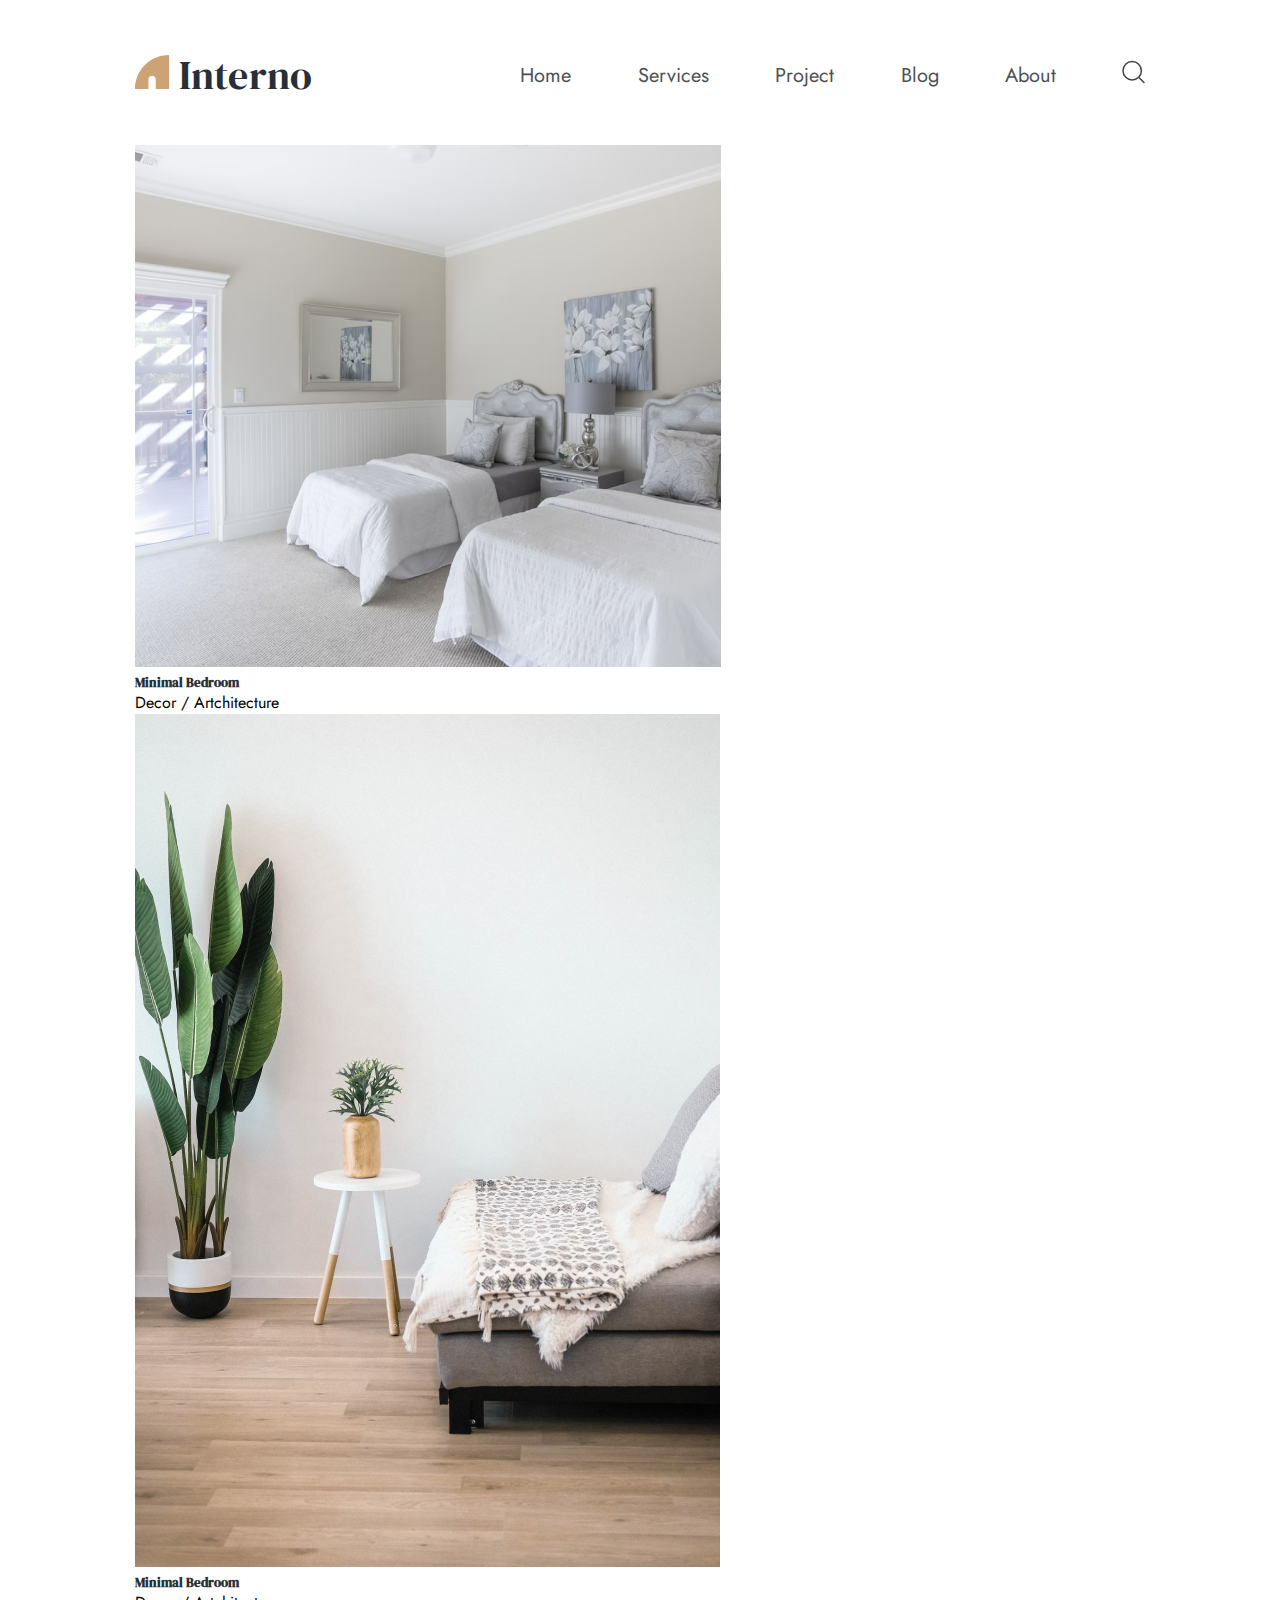
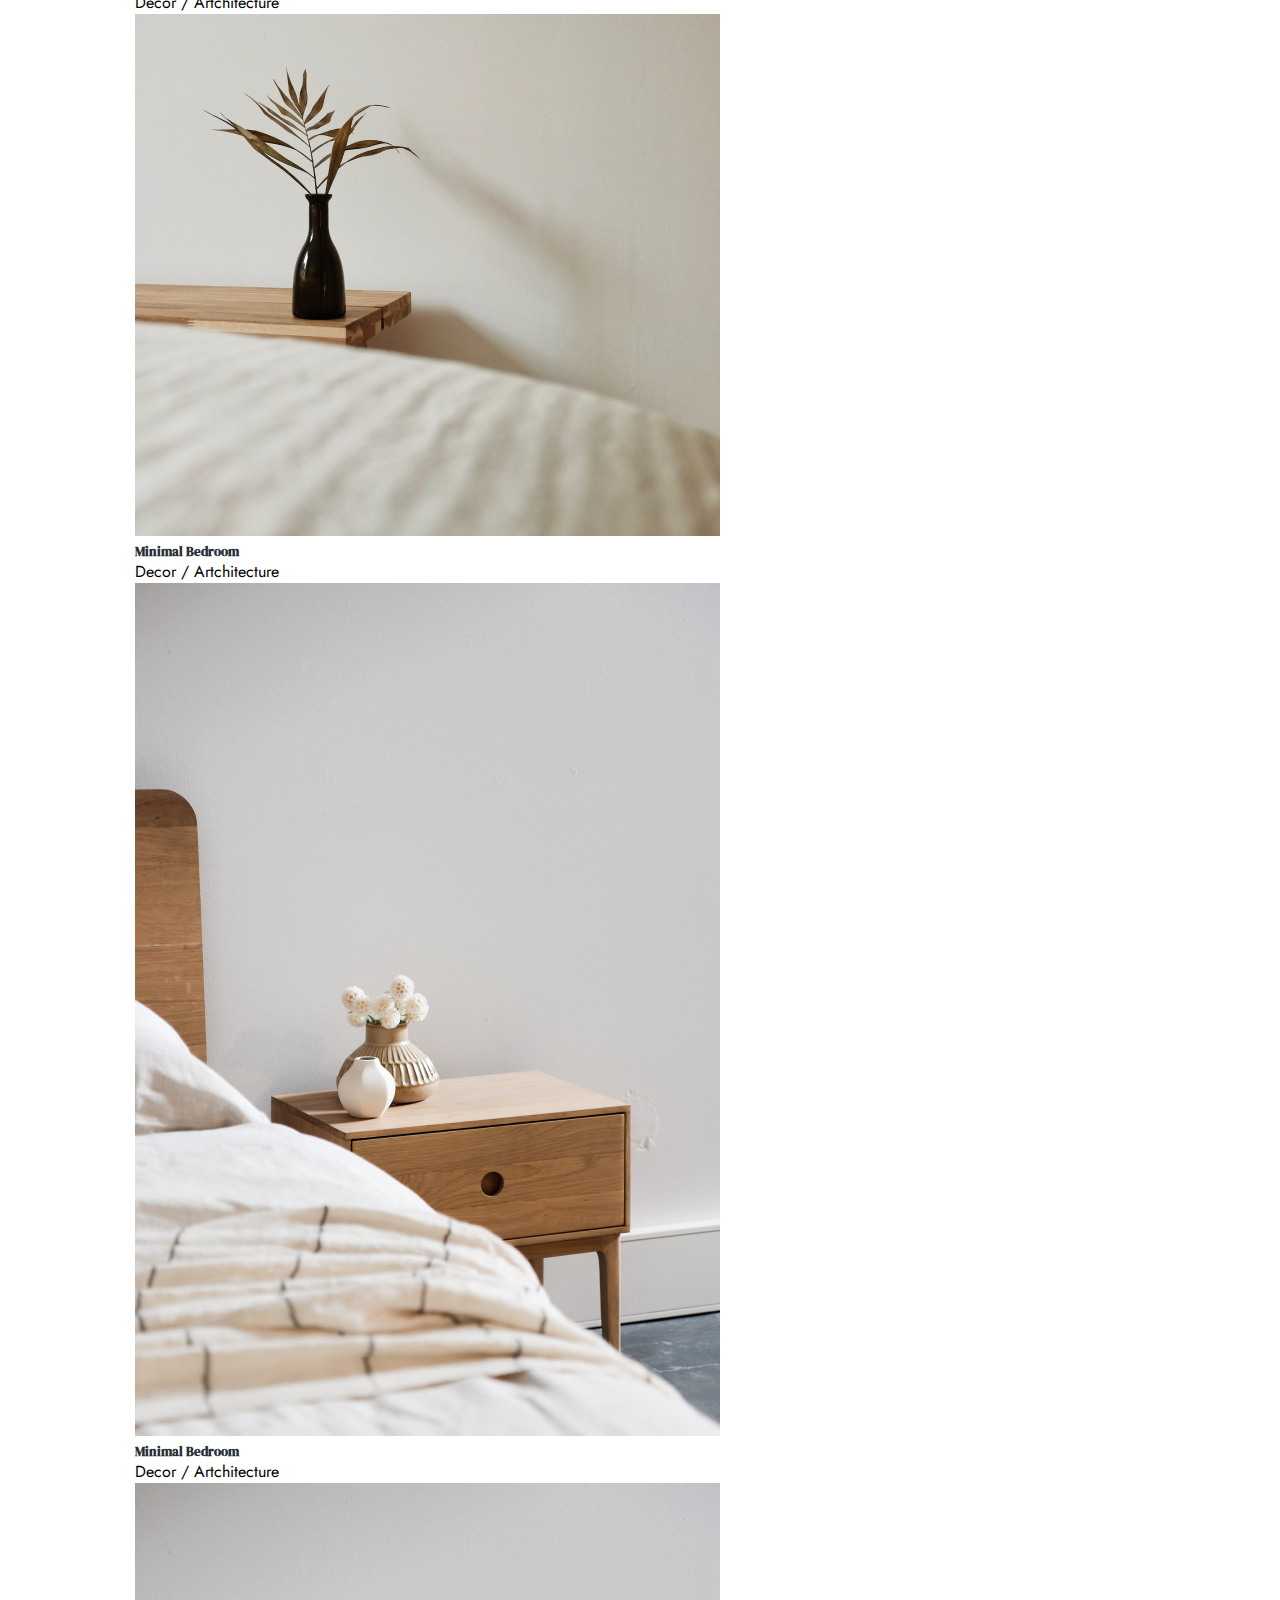
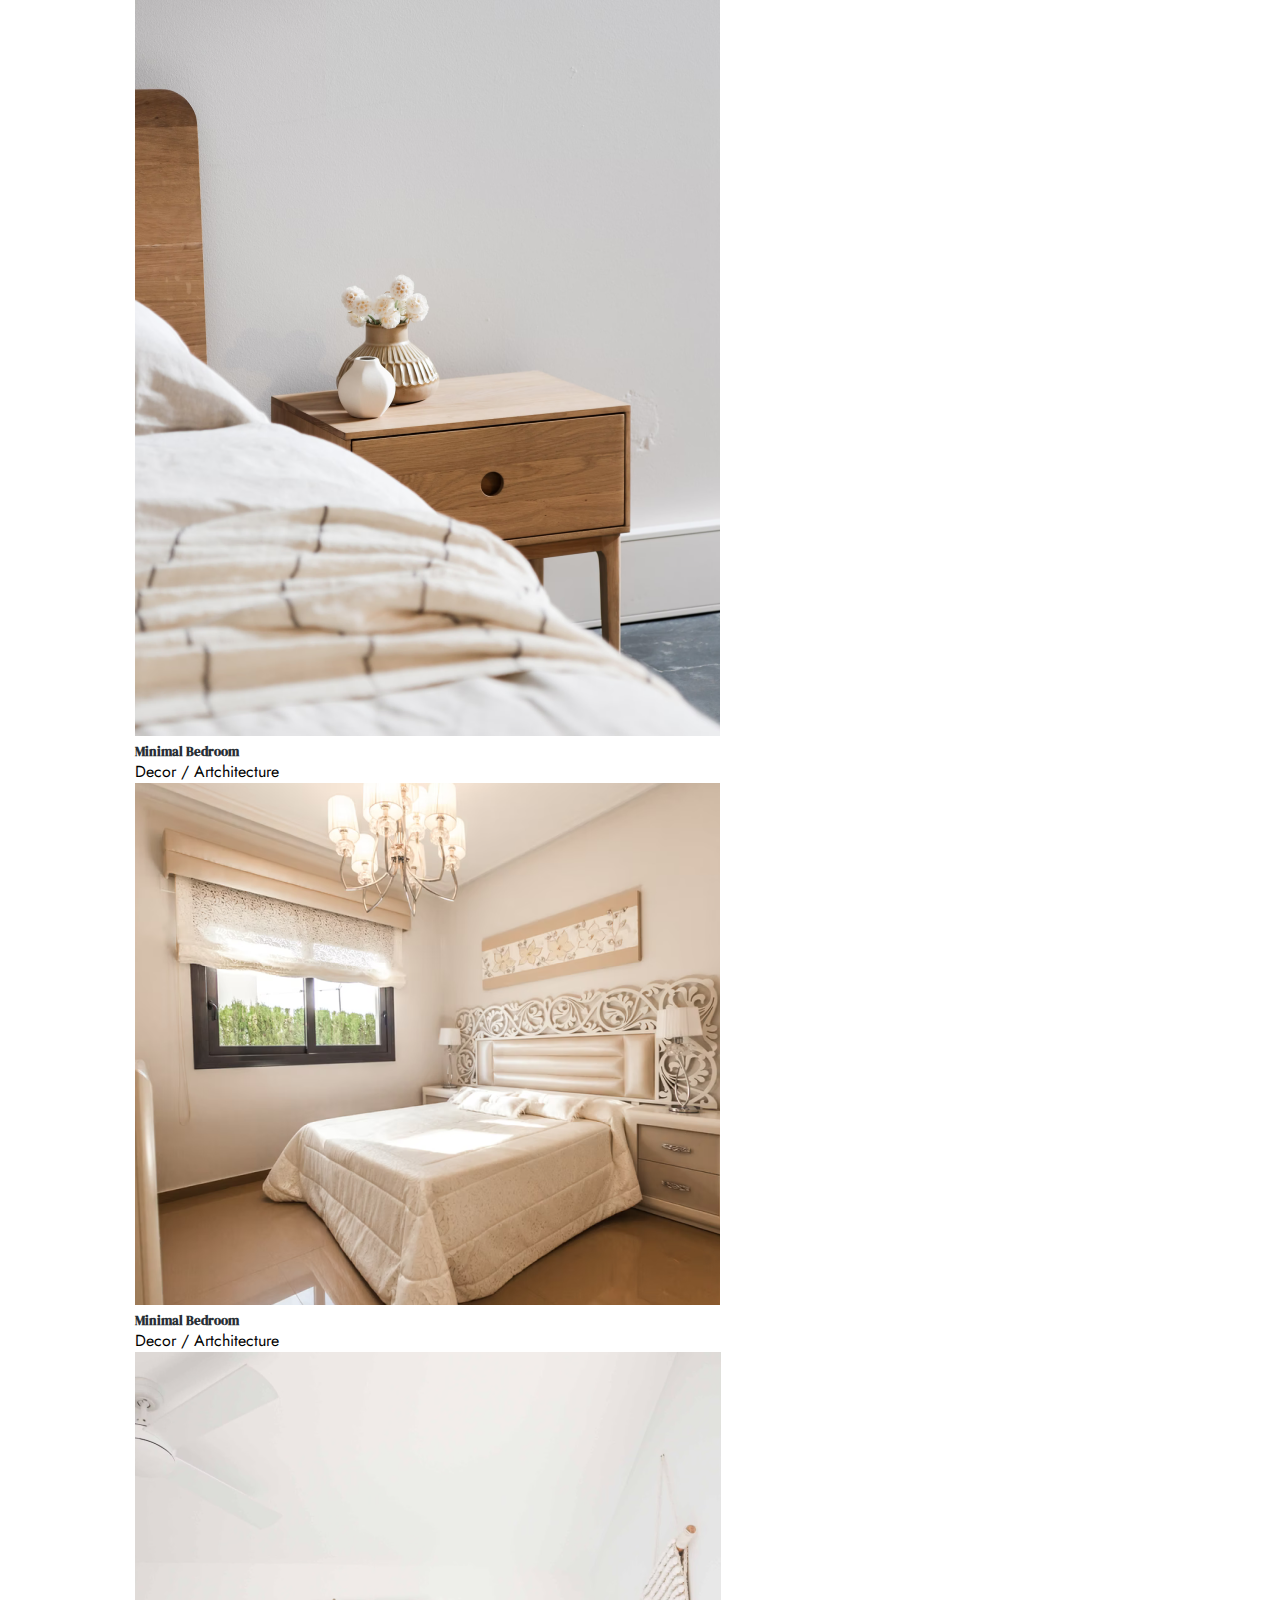
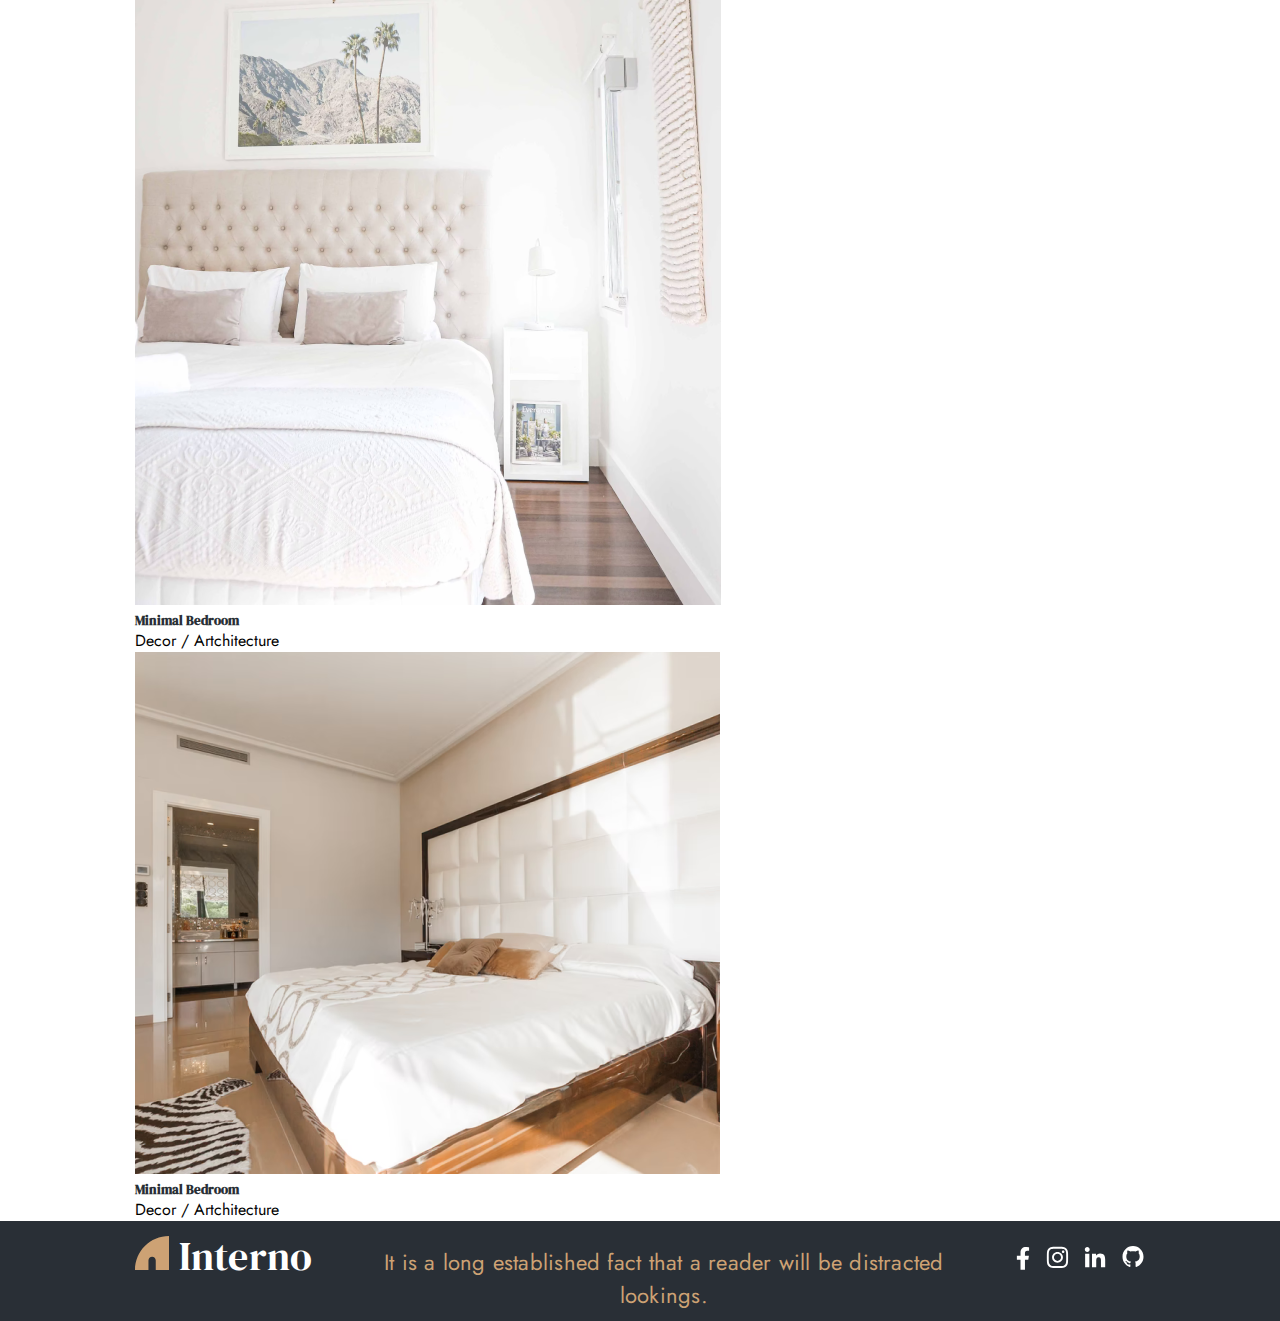
<file: project.html>
<!DOCTYPE html>

<html lang="en">
    <head>
        <meta charset="UTF-8">
        <meta http-equiv="X-UA-Compatible" content="IE=edge">
        <meta name="viewport" content="width=device-width, initial-scale=1.0">
        <meta name="Levani Jikia" content="Levani Jikia">
        <!-- <meta name="keywords" content="HTML, CSS, JavaScript">
        <meta name="description" content="Free Web tutorials">
        <meta http-equiv="refresh" content="30"> -->
        <!-- <meta property="og:url" content="http://www.nytimes.com/2015/02/19/arts/international/when-great-minds-dont-think-alike.html" />
        <meta property="og:type" content="article" />
        <meta property="og:title" content="When Great Minds Don’t Think Alike" />
        <meta property="og:description" content="How much does culture influence creative thinking?" />
        <meta property="og:image" content="http://static01.nyt.com/images/2015/02/19/arts/international/19iht-btnumbers19A/19iht-btnumbers19A-facebookJumbo-v2.jpg" /> -->

        <link rel="stylesheet" href="reset.css">
        <link rel="stylesheet" href="styles.css">
        <link rel="stylesheet" href="project.css">

        <link href="https://cdn.jsdelivr.net/npm/bootstrap@5.2.3/dist/css/bootstrap.min.css" rel="stylesheet" integrity="sha384-rbsA2VBKQhggwzxH7pPCaAqO46MgnOM80zW1RWuH61DGLwZJEdK2Kadq2F9CUG65" crossorigin="anonymous">
        <script src="https://cdn.jsdelivr.net/npm/bootstrap@5.2.3/dist/js/bootstrap.bundle.min.js" integrity="sha384-kenU1KFdBIe4zVF0s0G1M5b4hcpxyD9F7jL+jjXkk+Q2h455rYXK/7HAuoJl+0I4" crossorigin="anonymous"></script>

        <title>My Webpage</title>
        <!-- <link rel="icon" type="png"  href="./image/favicon-32x32.png"> -->

    </head>
    <body>
        <header>
            <div>
                <a class="logo" href="index.html">
                    <img src="img/Logo.svg" alt="logo">
                    <p class="logo-cont">Interno</p>
                </a>
            </div>

            <svg  id="burger" onclick="myFunction()" width="65px" height="65px" viewBox="0 0 24 24" fill="none" xmlns="http://www.w3.org/2000/svg">
                <path class="only-for-match" fill-rule="evenodd" clip-rule="evenodd" d="M4 5C3.44772 5 3 5.44772 3 6C3 6.55228 3.44772 7 4 7H20C20.5523 7 21 6.55228 21 6C21 5.44772 20.5523 5 20 5H4ZM7 12C7 11.4477 7.44772 11 8 11H20C20.5523 11 21 11.4477 21 12C21 12.5523 20.5523 13 20 13H8C7.44772 13 7 12.5523 7 12ZM13 18C13 17.4477 13.4477 17 14 17H20C20.5523 17 21 17.4477 21 18C21 18.5523 20.5523 19 20 19H14C13.4477 19 13 18.5523 13 18Z" fill="#000000"/>
            </svg>
            <ul id="burger-ul-id" class="burger-ul">
                <li><a href="index.html">Home </a></li>
                <li><a href="service.html">Services</a></li>
                <li><a href="project.html">Project </a></li>
                <li><a href="blog.html">Blog</a></li>
                <li><a href="about.html">About </a></li>
            </ul>
            <ul>
                <li><a href="index.html">Home </a></li>
                <li><a href="service.html">Services</a></li>
                <li><a href="project.html">Project </a></li>
                <li><a href="blog.html">Blog</a></li>
                <li><a href="about.html">About </a></li>
                <li class="last-li">
                    <svg width="23" height="24" viewBox="0 0 23 24" fill="none" xmlns="http://www.w3.org/2000/svg">
                        <g id="Search" opacity="0.8">
                        <path id="Vector" d="M16.6835 17.1844L21.9992 22.5001M19.3749 10.6875C19.3749 15.7616 15.2615 19.875 10.1874 19.875C5.11326 19.875 0.999878 15.7616 0.999878 10.6875C0.999878 5.61338 5.11326 1.5 10.1874 1.5C15.2615 1.5 19.3749 5.61338 19.3749 10.6875Z" stroke="#141414" stroke-width="1.5" stroke-linecap="round" stroke-linejoin="round"/>
                        </g>
                    </svg>
                </li>
            </ul>
        </header>

        <main>
            <section class="proj-sec-one row row-cols-1 row-cols-md-2 mx-auto mb-5">

                <div class="col">
                    <div class="col mb-4">
                        <div class="card d-flex justify-content-between">
                            <img src="img/Photo2.png" class="card-img-top" alt="design">
                            <div class="card-body">
                            <h5 class="card-title">Minimal Bedroom</h5>
                            <span>Decor / Artchitecture</span>
                            </div>
                        </div>
                    </div>

                    <div class="col mb-4">
                        <div class="card">
                            <img src="img/Photo1.png" class="card-img-top" alt="design">
                            <div class="card-body">
                            <h5 class="card-title">Minimal Bedroom</h5>
                            <span>Decor / Artchitecture</span>
                            </div>
                        </div>
                    </div>

                    <div class="col mb-4">
                        <div class="card">
                            <img src="img/Photo3.png" class="card-img-top" alt="design">
                            <div class="card-body">
                            <h5 class="card-title">Minimal Bedroom</h5>
                            <span>Decor / Artchitecture</span>
                            </div>
                        </div>
                    </div>

                    <div class="col mb-4">
                        <div class="card">
                            <img src="img/Photo5.png" class="card-img-top" alt="design">
                            <div class="card-body">
                            <h5 class="card-title">Minimal Bedroom</h5>
                            <span>Decor / Artchitecture</span>
                            </div>
                        </div>
                    </div>
                </div>


                <div class="col row-cols-1">
                    <div class="col mb-4" >
                        <div class="card">
                            <img src="img/Photo5.png" class="card-img-top" alt="design">
                            <div class="card-body">
                            <h5 class="card-title">Minimal Bedroom</h5>
                            <span>Decor / Artchitecture</span>
                            </div>
                        </div>
                    </div>

                    <div class="col mb-4">
                        <div class="card">
                            <img src="img/Photo7.png" class="card-img-top" alt="design">
                            <div class="card-body">
                            <h5 class="card-title">Minimal Bedroom</h5>
                            <span>Decor / Artchitecture</span>
                            </div>
                        </div>
                    </div>

                    <div class="col mb-4">
                        <div class="card">
                            <img src="img/Photo4.png" class="card-img-top" alt="design">
                            <div class="card-body">
                            <h5 class="card-title">Minimal Bedroom</h5>
                            <span>Decor / Artchitecture</span>
                            </div>
                        </div>
                    </div>

                    <div class="col mb-4">
                        <div class="card">
                            <img src="img/Photo8.png" class="card-img-top" alt="design">
                            <div class="card-body">
                            <h5 class="card-title">Minimal Bedroom</h5>
                            <span>Decor / Artchitecture</span>
                            </div>
                        </div>
                    </div>
                </div>


            </section>

        </main>

        <footer>
            <div class="footers-div">
                <div>
                    <a class="logo" href="index.html">
                        <img src="img/Logo.svg" alt="logo">
                        <p id="foot-logo-cont" class="logo-cont">Interno</p>
                    </a>
                </div>

                <div>
                    <p>It is a long established fact that a reader will be distracted lookings.</p>
                </div>

                <div class="foot-icons">
                    <a  href="https://www.facebook.com/levan.jiqia/" class="foot">
                        <svg class="icons" width="16" height="24" viewBox="0 0 11 19" fill="none" xmlns="http://www.w3.org/2000/svg">
                            <path d="M9.68359 10.875L10.1758 7.64062H7.04688V5.53125C7.04688 4.61719 7.46875 3.77344 8.875 3.77344H10.3164V0.996094C10.3164 0.996094 9.01562 0.75 7.78516 0.75C5.21875 0.75 3.53125 2.33203 3.53125 5.14453V7.64062H0.648438V10.875H3.53125V18.75H7.04688V10.875H9.68359Z" fill="#292F36"/>
                        </svg>
                    </a>
                    <a href="https://www.instagram.com/levani_jikia/" class="foot">
                        <svg width="23" height="23" viewBox="0 0 18 18" fill="none" xmlns="http://www.w3.org/2000/svg">
                            <path d="M9 4.60742C6.625 4.60742 4.73242 6.53711 4.73242 8.875C4.73242 11.25 6.625 13.1426 9 13.1426C11.3379 13.1426 13.2676 11.25 13.2676 8.875C13.2676 6.53711 11.3379 4.60742 9 4.60742ZM9 11.6582C7.47852 11.6582 6.2168 10.4336 6.2168 8.875C6.2168 7.35352 7.44141 6.12891 9 6.12891C10.5215 6.12891 11.7461 7.35352 11.7461 8.875C11.7461 10.4336 10.5215 11.6582 9 11.6582ZM14.418 4.45898C14.418 3.90234 13.9727 3.45703 13.416 3.45703C12.8594 3.45703 12.4141 3.90234 12.4141 4.45898C12.4141 5.01562 12.8594 5.46094 13.416 5.46094C13.9727 5.46094 14.418 5.01562 14.418 4.45898ZM17.2383 5.46094C17.1641 4.125 16.8672 2.9375 15.9023 1.97266C14.9375 1.00781 13.75 0.710938 12.4141 0.636719C11.041 0.5625 6.92188 0.5625 5.54883 0.636719C4.21289 0.710938 3.0625 1.00781 2.06055 1.97266C1.0957 2.9375 0.798828 4.125 0.724609 5.46094C0.650391 6.83398 0.650391 10.9531 0.724609 12.3262C0.798828 13.6621 1.0957 14.8125 2.06055 15.8145C3.0625 16.7793 4.21289 17.0762 5.54883 17.1504C6.92188 17.2246 11.041 17.2246 12.4141 17.1504C13.75 17.0762 14.9375 16.7793 15.9023 15.8145C16.8672 14.8125 17.1641 13.6621 17.2383 12.3262C17.3125 10.9531 17.3125 6.83398 17.2383 5.46094ZM15.457 13.7734C15.1973 14.5156 14.6035 15.0723 13.8984 15.3691C12.7852 15.8145 10.1875 15.7031 9 15.7031C7.77539 15.7031 5.17773 15.8145 4.10156 15.3691C3.35938 15.0723 2.80273 14.5156 2.50586 13.7734C2.06055 12.6973 2.17188 10.0996 2.17188 8.875C2.17188 7.6875 2.06055 5.08984 2.50586 3.97656C2.80273 3.27148 3.35938 2.71484 4.10156 2.41797C5.17773 1.97266 7.77539 2.08398 9 2.08398C10.1875 2.08398 12.7852 1.97266 13.8984 2.41797C14.6035 2.67773 15.1602 3.27148 15.457 3.97656C15.9023 5.08984 15.791 7.6875 15.791 8.875C15.791 10.0996 15.9023 12.6973 15.457 13.7734Z" fill="#292F36"/>
                        </svg>
                    </a>

                    <a href="https://www.linkedin.com/in/levani-jikia-aa4341252/" class="foot">
                        <svg width="22" height="22" viewBox="0 0 17 17" fill="none" xmlns="http://www.w3.org/2000/svg">
                            <path d="M4.14062 16.5V5.98828H0.871094V16.5H4.14062ZM2.48828 4.58203C3.54297 4.58203 4.38672 3.70312 4.38672 2.64844C4.38672 1.62891 3.54297 0.785156 2.48828 0.785156C1.46875 0.785156 0.625 1.62891 0.625 2.64844C0.625 3.70312 1.46875 4.58203 2.48828 4.58203ZM16.3398 16.5H16.375V10.7344C16.375 7.92188 15.7422 5.74219 12.4375 5.74219C10.8555 5.74219 9.80078 6.62109 9.34375 7.42969H9.30859V5.98828H6.17969V16.5H9.44922V11.2969C9.44922 9.92578 9.69531 8.625 11.3828 8.625C13.0703 8.625 13.1055 10.1719 13.1055 11.4023V16.5H16.3398Z" fill="#292F36"/>
                        </svg>
                    </a>

                    <a href="https://github.com/dashboard" class="foot">
                        <svg width="24" height="21" viewBox="0 0 20 20" fill="none" xmlns="http://www.w3.org/2000/svg">
                            <g id="Page-1" stroke="none" stroke-width="1" fill="none" fill-rule="evenodd">
                                <g id="Dribbble-Light-Preview" transform="translate(-140.000000, -7559.000000)" fill="#000000">
                                    <g id="icons" transform="translate(56.000000, 160.000000)">
                                        <path d="M94,7399 C99.523,7399 104,7403.59 104,7409.253 C104,7413.782 101.138,7417.624 97.167,7418.981 C96.66,7419.082 96.48,7418.762 96.48,7418.489 C96.48,7418.151 96.492,7417.047 96.492,7415.675 C96.492,7414.719 96.172,7414.095 95.813,7413.777 C98.04,7413.523 100.38,7412.656 100.38,7408.718 C100.38,7407.598 99.992,7406.684 99.35,7405.966 C99.454,7405.707 99.797,7404.664 99.252,7403.252 C99.252,7403.252 98.414,7402.977 96.505,7404.303 C95.706,7404.076 94.85,7403.962 94,7403.958 C93.15,7403.962 92.295,7404.076 91.497,7404.303 C89.586,7402.977 88.746,7403.252 88.746,7403.252 C88.203,7404.664 88.546,7405.707 88.649,7405.966 C88.01,7406.684 87.619,7407.598 87.619,7408.718 C87.619,7412.646 89.954,7413.526 92.175,7413.785 C91.889,7414.041 91.63,7414.493 91.54,7415.156 C90.97,7415.418 89.522,7415.871 88.63,7414.304 C88.63,7414.304 88.101,7413.319 87.097,7413.247 C87.097,7413.247 86.122,7413.234 87.029,7413.87 C87.029,7413.87 87.684,7414.185 88.139,7415.37 C88.139,7415.37 88.726,7417.2 91.508,7416.58 C91.513,7417.437 91.522,7418.245 91.522,7418.489 C91.522,7418.76 91.338,7419.077 90.839,7418.982 C86.865,7417.627 84,7413.783 84,7409.253 C84,7403.59 88.478,7399 94,7399">

                        </path>
                                    </g>
                                </g>
                            </g>
                        </svg>
                    </a>
            </div>

            </div>
        </footer>
        <script src="script.js"></script>
    </body>
</html>
</file>
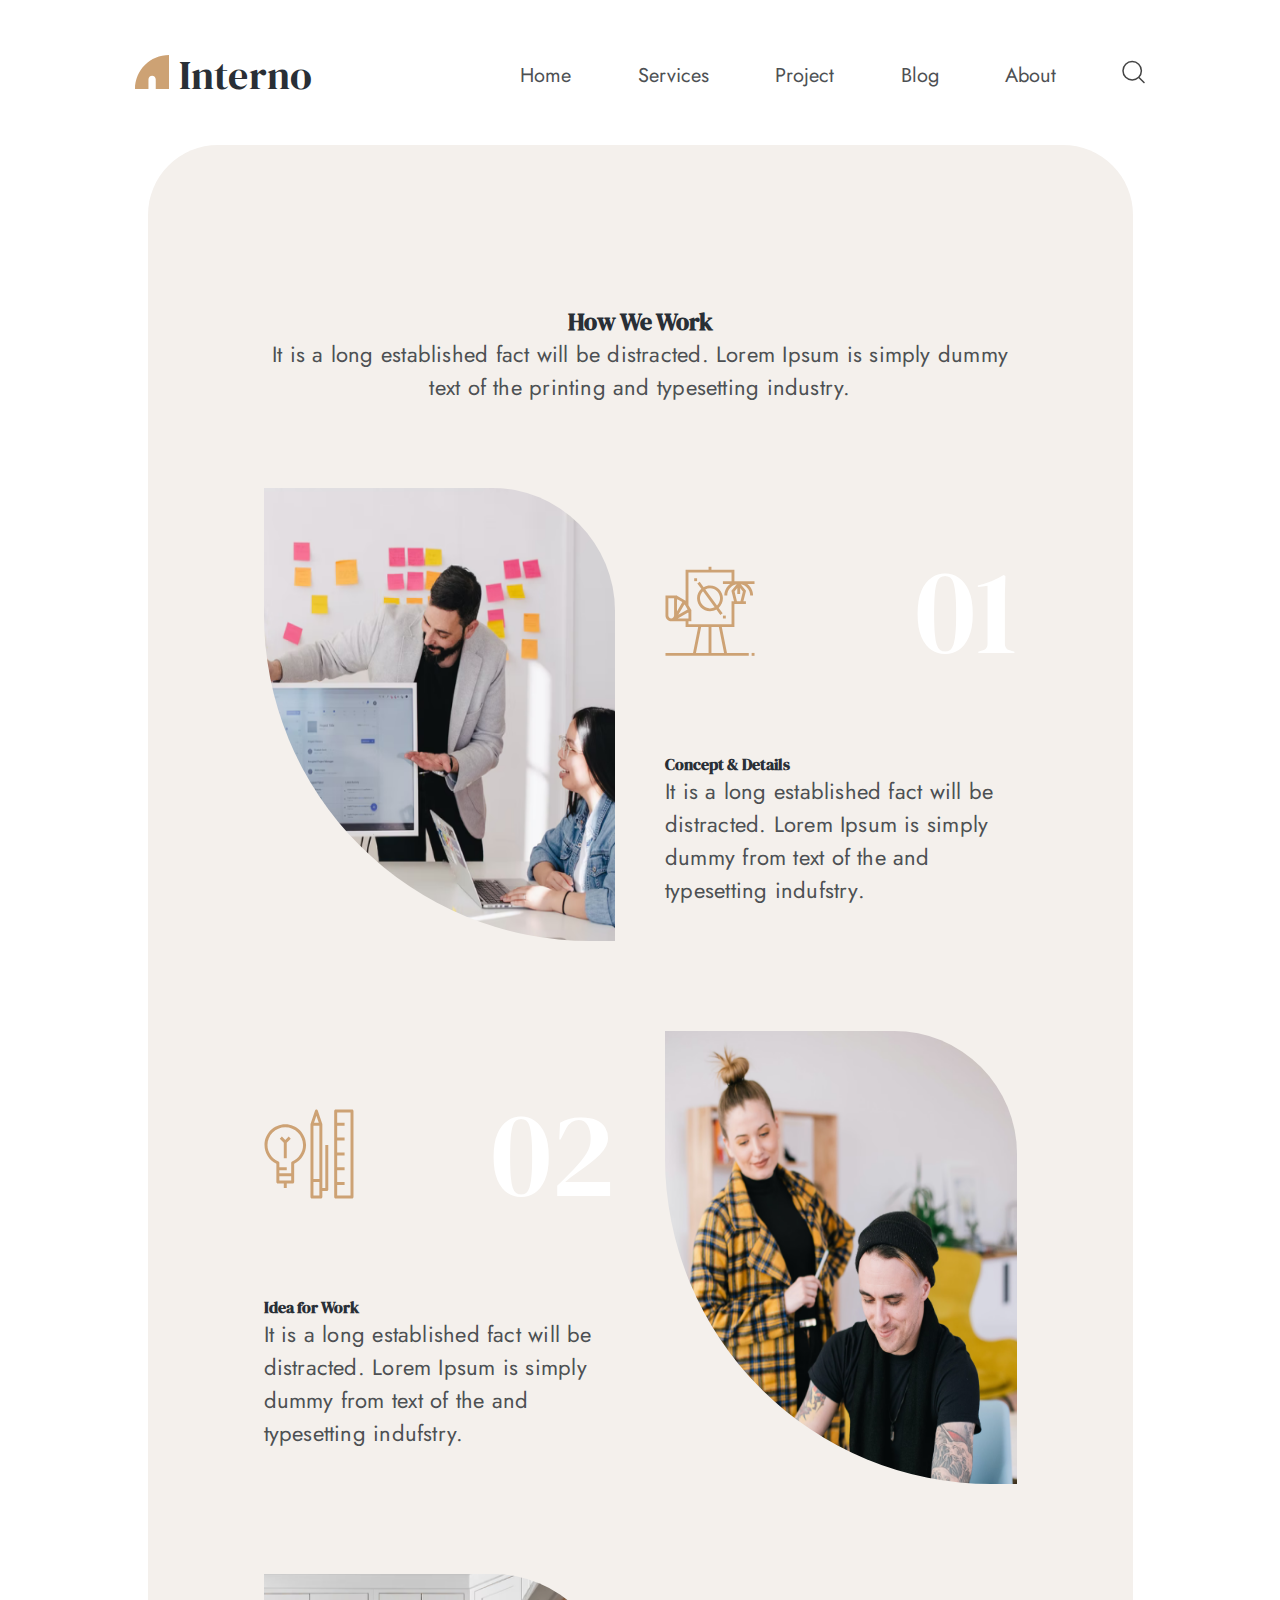
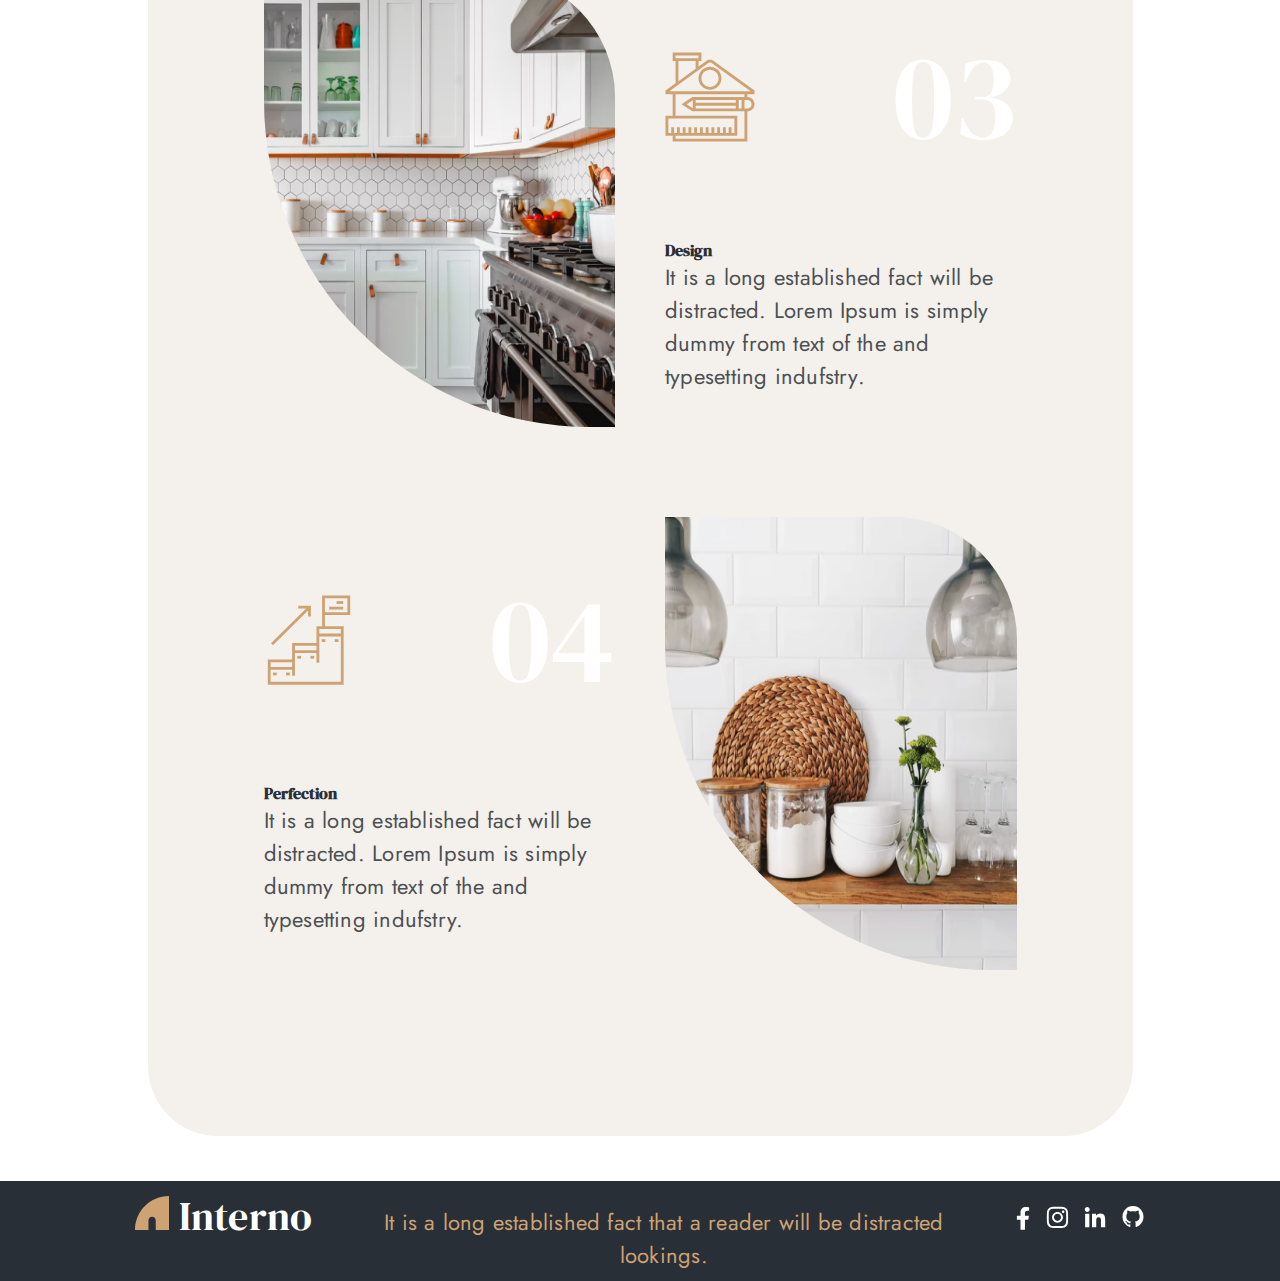
<file: service.html>
<!DOCTYPE html>

<html lang="en">
    <head>
        <meta charset="UTF-8">
        <meta http-equiv="X-UA-Compatible" content="IE=edge">
        <meta name="viewport" content="width=device-width, initial-scale=1.0">
        <meta name="Levani Jikia" content="Levani Jikia">
        <!-- <meta name="keywords" content="HTML, CSS, JavaScript">
        <meta name="description" content="Free Web tutorials">
        <meta http-equiv="refresh" content="30"> -->
        <!-- <meta property="og:url" content="http://www.nytimes.com/2015/02/19/arts/international/when-great-minds-dont-think-alike.html" />
        <meta property="og:type" content="article" />
        <meta property="og:title" content="When Great Minds Don’t Think Alike" />
        <meta property="og:description" content="How much does culture influence creative thinking?" />
        <meta property="og:image" content="http://static01.nyt.com/images/2015/02/19/arts/international/19iht-btnumbers19A/19iht-btnumbers19A-facebookJumbo-v2.jpg" /> -->

        <link rel="stylesheet" href="reset.css">
        <link rel="stylesheet" href="styles.css">
        <link rel="stylesheet" href="service.css">

        <link href="https://cdn.jsdelivr.net/npm/bootstrap@5.2.3/dist/css/bootstrap.min.css" rel="stylesheet" integrity="sha384-rbsA2VBKQhggwzxH7pPCaAqO46MgnOM80zW1RWuH61DGLwZJEdK2Kadq2F9CUG65" crossorigin="anonymous">
        <!-- <script src="https://cdn.jsdelivr.net/npm/bootstrap@5.2.3/dist/js/bootstrap.bundle.min.js" integrity="sha384-kenU1KFdBIe4zVF0s0G1M5b4hcpxyD9F7jL+jjXkk+Q2h455rYXK/7HAuoJl+0I4" crossorigin="anonymous"></script> -->

        <title>My Webpage</title>
        <!-- <link rel="icon" type="png"  href="./image/favicon-32x32.png"> -->

    </head>
    <body>
        <header>
            <div>
                <a class="logo" href="index.html">
                    <img src="img/Logo.svg" alt="logo">
                    <p class="logo-cont">Interno</p>
                </a>
            </div>

            <svg  id="burger" onclick="myFunction()" width="65px" height="65px" viewBox="0 0 24 24" fill="none" xmlns="http://www.w3.org/2000/svg">
                <path class="only-for-match" fill-rule="evenodd" clip-rule="evenodd" d="M4 5C3.44772 5 3 5.44772 3 6C3 6.55228 3.44772 7 4 7H20C20.5523 7 21 6.55228 21 6C21 5.44772 20.5523 5 20 5H4ZM7 12C7 11.4477 7.44772 11 8 11H20C20.5523 11 21 11.4477 21 12C21 12.5523 20.5523 13 20 13H8C7.44772 13 7 12.5523 7 12ZM13 18C13 17.4477 13.4477 17 14 17H20C20.5523 17 21 17.4477 21 18C21 18.5523 20.5523 19 20 19H14C13.4477 19 13 18.5523 13 18Z" fill="#000000"/>
            </svg>
            <ul id="burger-ul-id" class="burger-ul">
                <li><a href="index.html">Home </a></li>
                <li><a href="service.html">Services</a></li>
                <li><a href="project.html">Project </a></li>
                <li><a href="blog.html">Blog</a></li>
                <li><a href="about.html">About </a></li>
            </ul>
            <ul>
                <li><a href="index.html">Home </a></li>
                <li><a href="service.html">Services</a></li>
                <li><a href="project.html">Project </a></li>
                <li><a href="blog.html">Blog</a></li>
                <li><a href="about.html">About </a></li>
                <li class="last-li">
                    <svg width="23" height="24" viewBox="0 0 23 24" fill="none" xmlns="http://www.w3.org/2000/svg">
                        <g id="Search" opacity="0.8">
                        <path id="Vector" d="M16.6835 17.1844L21.9992 22.5001M19.3749 10.6875C19.3749 15.7616 15.2615 19.875 10.1874 19.875C5.11326 19.875 0.999878 15.7616 0.999878 10.6875C0.999878 5.61338 5.11326 1.5 10.1874 1.5C15.2615 1.5 19.3749 5.61338 19.3749 10.6875Z" stroke="#141414" stroke-width="1.5" stroke-linecap="round" stroke-linejoin="round"/>
                        </g>
                    </svg>
                </li>
            </ul>
        </header>

        <main >
            <section>
                <h2>How We Work</h2>
                <P>It is a long established fact will be distracted.
                    Lorem Ipsum is simply dummy text of the printing and typesetting industry.
                </P>
                <div class="sec-cont">
                    <div class="sec-cont-childs">
                        <img class="sec-cont-img" src="img/Photo(2).png" alt="desing" width="485" height="453">
                    </div>

                    <div class="sec-cont-childs">
                        <div class="sec-cont-icon">
                            <img class="" src="img/movie.svg" alt="desing" width="90" height="90">
                            <span>01</span>
                        </div>
                        <div >
                            <h4>Concept & Details</h4>
                            <p>It is a long established fact will be distracted.
                               Lorem Ipsum is simply dummy from text of the and typesetting indufstry.
                            </p>
                        </div>
                    </div>
                </div>


                <div class="sec-cont">
                    <div class="sec-cont-childs">
                        <div class="sec-cont-icon">
                            <img class="" src="img/pen.svg" alt="desing" width="90" height="90">
                            <span>02</span>
                        </div>
                        <div >
                            <h4>Idea for Work</h4>
                            <p>It is a long established fact will be distracted.
                               Lorem Ipsum is simply dummy from text of the and typesetting indufstry.
                            </p>
                        </div>
                    </div>

                    <div class="sec-cont-childs">
                        <img class="sec-cont-img" src="img/Photo(3).png" alt="desing" width="485" height="453">
                    </div>
                </div>

                <div class="sec-cont">
                    <div class="sec-cont-childs">
                        <img class="sec-cont-img" src="img/Photo(4).png" alt="desing" width="485" height="453">
                    </div>

                    <div class="sec-cont-childs">
                        <div class="sec-cont-icon">
                            <img class="" src="img/house.svg" alt="desing" width="90" height="90">
                            <span>03</span>
                        </div>
                        <div >
                            <h4>Design</h4>
                            <p>It is a long established fact will be distracted.
                               Lorem Ipsum is simply dummy from text of the and typesetting indufstry.
                            </p>
                        </div>
                    </div>
                </div>

                <div class="sec-cont">
                    <div class="sec-cont-childs">
                        <div class="sec-cont-icon">
                            <img class="" src="img/step.svg" alt="desing" width="90" height="90">
                            <span>04</span>
                        </div>
                        <div >
                            <h4>Perfection</h4>
                            <p>It is a long established fact will be distracted.
                               Lorem Ipsum is simply dummy from text of the and typesetting indufstry.
                            </p>
                        </div>
                    </div>

                    <div class="sec-cont-childs">
                        <img class="sec-cont-img" src="img/Photo(5).png" alt="desing" width="485" height="453">
                    </div>
                </div>


            </section>

        </main>

        <footer>
            <div class="footers-div">
                <div>
                    <a class="logo" href="index.html">
                        <img src="img/Logo.svg" alt="logo">
                        <p id="foot-logo-cont" class="logo-cont">Interno</p>
                    </a>
                </div>

                <div>
                    <p>It is a long established fact that a reader will be distracted lookings.</p>
                </div>

                <div class="foot-icons">
                    <a  href="https://www.facebook.com/levan.jiqia/" class="foot">
                        <svg class="icons" width="16" height="24" viewBox="0 0 11 19" fill="none" xmlns="http://www.w3.org/2000/svg">
                            <path d="M9.68359 10.875L10.1758 7.64062H7.04688V5.53125C7.04688 4.61719 7.46875 3.77344 8.875 3.77344H10.3164V0.996094C10.3164 0.996094 9.01562 0.75 7.78516 0.75C5.21875 0.75 3.53125 2.33203 3.53125 5.14453V7.64062H0.648438V10.875H3.53125V18.75H7.04688V10.875H9.68359Z" fill="#292F36"/>
                        </svg>
                    </a>
                    <a href="https://www.instagram.com/levani_jikia/" class="foot">
                        <svg width="23" height="23" viewBox="0 0 18 18" fill="none" xmlns="http://www.w3.org/2000/svg">
                            <path d="M9 4.60742C6.625 4.60742 4.73242 6.53711 4.73242 8.875C4.73242 11.25 6.625 13.1426 9 13.1426C11.3379 13.1426 13.2676 11.25 13.2676 8.875C13.2676 6.53711 11.3379 4.60742 9 4.60742ZM9 11.6582C7.47852 11.6582 6.2168 10.4336 6.2168 8.875C6.2168 7.35352 7.44141 6.12891 9 6.12891C10.5215 6.12891 11.7461 7.35352 11.7461 8.875C11.7461 10.4336 10.5215 11.6582 9 11.6582ZM14.418 4.45898C14.418 3.90234 13.9727 3.45703 13.416 3.45703C12.8594 3.45703 12.4141 3.90234 12.4141 4.45898C12.4141 5.01562 12.8594 5.46094 13.416 5.46094C13.9727 5.46094 14.418 5.01562 14.418 4.45898ZM17.2383 5.46094C17.1641 4.125 16.8672 2.9375 15.9023 1.97266C14.9375 1.00781 13.75 0.710938 12.4141 0.636719C11.041 0.5625 6.92188 0.5625 5.54883 0.636719C4.21289 0.710938 3.0625 1.00781 2.06055 1.97266C1.0957 2.9375 0.798828 4.125 0.724609 5.46094C0.650391 6.83398 0.650391 10.9531 0.724609 12.3262C0.798828 13.6621 1.0957 14.8125 2.06055 15.8145C3.0625 16.7793 4.21289 17.0762 5.54883 17.1504C6.92188 17.2246 11.041 17.2246 12.4141 17.1504C13.75 17.0762 14.9375 16.7793 15.9023 15.8145C16.8672 14.8125 17.1641 13.6621 17.2383 12.3262C17.3125 10.9531 17.3125 6.83398 17.2383 5.46094ZM15.457 13.7734C15.1973 14.5156 14.6035 15.0723 13.8984 15.3691C12.7852 15.8145 10.1875 15.7031 9 15.7031C7.77539 15.7031 5.17773 15.8145 4.10156 15.3691C3.35938 15.0723 2.80273 14.5156 2.50586 13.7734C2.06055 12.6973 2.17188 10.0996 2.17188 8.875C2.17188 7.6875 2.06055 5.08984 2.50586 3.97656C2.80273 3.27148 3.35938 2.71484 4.10156 2.41797C5.17773 1.97266 7.77539 2.08398 9 2.08398C10.1875 2.08398 12.7852 1.97266 13.8984 2.41797C14.6035 2.67773 15.1602 3.27148 15.457 3.97656C15.9023 5.08984 15.791 7.6875 15.791 8.875C15.791 10.0996 15.9023 12.6973 15.457 13.7734Z" fill="#292F36"/>
                        </svg>
                    </a>

                    <a href="https://www.linkedin.com/in/levani-jikia-aa4341252/" class="foot">
                        <svg width="22" height="22" viewBox="0 0 17 17" fill="none" xmlns="http://www.w3.org/2000/svg">
                            <path d="M4.14062 16.5V5.98828H0.871094V16.5H4.14062ZM2.48828 4.58203C3.54297 4.58203 4.38672 3.70312 4.38672 2.64844C4.38672 1.62891 3.54297 0.785156 2.48828 0.785156C1.46875 0.785156 0.625 1.62891 0.625 2.64844C0.625 3.70312 1.46875 4.58203 2.48828 4.58203ZM16.3398 16.5H16.375V10.7344C16.375 7.92188 15.7422 5.74219 12.4375 5.74219C10.8555 5.74219 9.80078 6.62109 9.34375 7.42969H9.30859V5.98828H6.17969V16.5H9.44922V11.2969C9.44922 9.92578 9.69531 8.625 11.3828 8.625C13.0703 8.625 13.1055 10.1719 13.1055 11.4023V16.5H16.3398Z" fill="#292F36"/>
                        </svg>
                    </a>

                    <a href="https://github.com/dashboard" class="foot">
                        <svg width="24" height="21" viewBox="0 0 20 20" fill="none" xmlns="http://www.w3.org/2000/svg">
                            <g id="Page-1" stroke="none" stroke-width="1" fill="none" fill-rule="evenodd">
                                <g id="Dribbble-Light-Preview" transform="translate(-140.000000, -7559.000000)" fill="#000000">
                                    <g id="icons" transform="translate(56.000000, 160.000000)">
                                        <path d="M94,7399 C99.523,7399 104,7403.59 104,7409.253 C104,7413.782 101.138,7417.624 97.167,7418.981 C96.66,7419.082 96.48,7418.762 96.48,7418.489 C96.48,7418.151 96.492,7417.047 96.492,7415.675 C96.492,7414.719 96.172,7414.095 95.813,7413.777 C98.04,7413.523 100.38,7412.656 100.38,7408.718 C100.38,7407.598 99.992,7406.684 99.35,7405.966 C99.454,7405.707 99.797,7404.664 99.252,7403.252 C99.252,7403.252 98.414,7402.977 96.505,7404.303 C95.706,7404.076 94.85,7403.962 94,7403.958 C93.15,7403.962 92.295,7404.076 91.497,7404.303 C89.586,7402.977 88.746,7403.252 88.746,7403.252 C88.203,7404.664 88.546,7405.707 88.649,7405.966 C88.01,7406.684 87.619,7407.598 87.619,7408.718 C87.619,7412.646 89.954,7413.526 92.175,7413.785 C91.889,7414.041 91.63,7414.493 91.54,7415.156 C90.97,7415.418 89.522,7415.871 88.63,7414.304 C88.63,7414.304 88.101,7413.319 87.097,7413.247 C87.097,7413.247 86.122,7413.234 87.029,7413.87 C87.029,7413.87 87.684,7414.185 88.139,7415.37 C88.139,7415.37 88.726,7417.2 91.508,7416.58 C91.513,7417.437 91.522,7418.245 91.522,7418.489 C91.522,7418.76 91.338,7419.077 90.839,7418.982 C86.865,7417.627 84,7413.783 84,7409.253 C84,7403.59 88.478,7399 94,7399" >

                        </path>
                                    </g>
                                </g>
                            </g>
                        </svg>
                    </a>
            </div>

            </div>
        </footer>
        <script src="script.js"></script>
    </body>
</html>
</file>
<file: styles.css>
a{
    text-decoration: none;
}
body a{
	text-decoration: none;
}
body p{
    color: #4D5053;
    font-size: clamp(1.125rem, 1.075rem + 0.4vw, 1.375rem);
    font-style: normal;
    font-weight: 400;
    line-height: 150%; /* 33px */
    letter-spacing: 0.22px;
}
body h1, h2, h3, h4, h5, h6{
    color: #292F36;
}
/* ============ HEADER start ============= */
header{
    margin: 50px auto 45px auto;
    max-width: 1920px;

    display: flex;
    justify-content: space-between;
    align-items: center;
    padding: 0 clamp(1.875rem, -20.658rem + 36.3436vw, 22.5rem)
             0 clamp(1.875rem, -20.658rem + 36.3436vw, 22.5rem);
}
.logo{
    display: flex;
    flex-wrap: nowrap;
    align-items: baseline;
}
.logo-cont{
    color: #292F36;
    font-family: DM Serif Display;
    font-size: 40px;
    font-style: normal;
    font-weight: 400;
    line-height: 125%; /* 50px */

    margin-left: 10px;

}

#burger{
    display: none;
    cursor: pointer;
}
.burger-ul{
    display: none;
    cursor: pointer;
    position: absolute;
    left: 0px;
    top: 120px;
    width: 100%;
    text-align: center;
    padding: 0 30px 0 30px;
    z-index: 1;
}
.show{
    display: block;
}
.burger-ul li:first-child {
    border-radius: 10px 10px 0 0;
}
.burger-ul li:last-child {
     border-radius: 0 0 10px 10px ;
}
.burger-ul li{
    display: flex;
    align-items: center;
    justify-content: center;
    background: #292F36;
    border-bottom: 0.625px solid gray;
    min-height: 35px;

    vertical-align: center;
    text-decoration: none;
 }
.burger-ul li:hover{
    background: #CDA274;
    transition-duration: 0.7s;
    transition-timing-function: ease-out;
}
.burger-ul li a{
    color: white;
    font-size: 20px;
}
header ul{
    display: flex;
    justify-content: space-between;
    align-items: center;
    width: 625px;
    padding-left: 0;
}
header ul li a{
    color: #4D5053;
    text-align: center;
    font-family: Jost;
    font-size: 20px;
    font-style: normal;
    font-weight: 400;
    line-height: 125%; /* 25px */
}
header ul li a:hover{
    color: rgba(205, 162, 116, 1);
    transition-duration: 0.3s;
    transition-timing-function: ease-out;
}
.last-li{
    cursor: pointer;
}
.last-li:hover #Vector{

    stroke: rgba(205, 162, 116, 1);
}
/* ============ HEADER end ============= */

/* ============ SECTION ONE ============= */

.sec-one{
    margin: 0 auto;
    max-width: 1920px;
    height: 1042px;
    background: #FFF;
    background-image: url(img/Photo.jpg);
    background-repeat: no-repeat;
    background-position: top left;
    background-size: auto 100%;
    overflow: hidden;

    border-radius: 5px 5px 5px 291px;
    margin-bottom: 50px;
}
.sec-one-cont{
    margin-top: 330px;
    margin-left: clamp(3.125rem, -10.7143rem + 27.6786vw, 22.5rem);

    display: flex;
    max-width: 567px;
    flex-direction: column;
    align-items: flex-start;
}
.sec-one-cont h1{
    font-size: 85px;
}
.input-checker{
    display: inline-block;
    width: 80%;
    margin-top: 21px;
}
.sec-one-cont-emale {
    width: 100%;
    height: 45px;
    border: 0.625px solid  #CDA274;
    box-shadow: 2px 3px 6px rgba(0, 0, 0, 0.15925);
    border-radius: 15px;
    padding: 21px;
}
input {
    font-size: 14px;
    line-height: 19px;
    letter-spacing: 0.466667px;
}
.sec-one-cont-submit {
    display: flex;
    flex-wrap: nowrap;
    justify-content: center;
    align-items: center;

    width: 40%;
    height: 50px;
    gap: 10px;

    border: 0.625px solid  #CDA274;
    border-radius: 15px;
    background: #292F36;
    box-shadow: 0px 10px 20px 0px rgba(192, 192, 192, 0.35);

    margin-top: 5px;

    white-space: nowrap;

    color: #FFF;
    font-size: 18px;
    font-weight: 600;
}
.sec-one-cont-submit:hover{
    background: rgba(205, 162, 116, 1);
    /* color: #292F36; */
    border: 0.625px solid #CDA274;
    stroke: #FFF;
    transition-duration: 0.7s;
    transition-timing-function: ease-out;
}
.arrow{
    fill: none;
    stroke: #cda274;
    stroke-linecap: square;
    stroke-linejoin: round;
    stroke-width: 2
}
.sec-one-cont-submit:hover .arrow{
    stroke: #FFF;
    transition-duration: 0.7s;
    transition-timing-function: ease-out;
}
#mail-subtext{
    display: block;
    color: #EF4877;
    font-size: 12px;
    line-height: 16px;
    letter-spacing: 0.4px;
    margin-top: 5px;
    margin-left: 5px;
 }
 /* ============ SECTION ONE end ============= */

 /* ============ SECTION TWO START ============= */
.sec-two{
    display: flex;
    justify-content: space-between;
    align-items: center;
    margin: 0 auto  150px auto;
    max-width: 1920px;
    padding: 0 clamp(1.875rem, -20.658rem + 36.3436vw, 22.5rem)
             0 clamp(1.875rem, -20.658rem + 36.3436vw, 22.5rem);
    min-height: 700px;
    gap: 80px;
 }
 .sec-two-cont{
    max-width: 45%;
    display: flex;
    flex-direction: column;
    align-items: flex-start;
}
.sec-two-cont h2{
    color: #292F36;
    font-size: clamp(1.875rem, 1.625rem + 2vw, 3.125rem);
    font-style: normal;
    font-weight: 400;
    line-height: 125%; /* 62.5px */
    letter-spacing: 1px;

    margin-bottom: 33px;
 }
 .sec-two-cont p{
    margin-bottom: 45px;
    text-align: left;
 }
.sec-two-cont-img{
    max-width: 55%;
    height: 653px;
    border-radius: 0px 326.5px 0px 123px;
 }
 .sec-two-cont-call{
    display: flex;
    align-items: center;
    gap: 15px;
    margin-bottom: 47px;
 }
.sec-two-cont-call p{
    margin-bottom: 0;
}
.sec-two-cont-submit{
     width: 208px;
}
 /* ============ SECTION TWO end ============= */

/* ============ ARTICLE START ============= */
article{
    display: flex;
    justify-content: space-between;
    gap: 50px;

    max-width: 1920px;
    padding: 0 clamp(1.875rem, -20.658rem + 36.3436vw, 22.5rem)
             0 clamp(1.875rem, -20.658rem + 36.3436vw, 22.5rem);
    margin: 0 auto  200px auto;
}
article h3, p{
    text-align: center;
}
.read-more{
    display: flex;
    align-items: center;
    justify-content: center;
    margin: 0 auto;
}
.read{
    color: #4D5053;
    text-align: center;
    font-family: Jost;
    font-size: 18px;
    font-style: normal;
    font-weight: 600;
    line-height: 125%; /* 22.5px */
    letter-spacing: 0.36px;
}
.read:hover{
    color: rgba(205, 162, 116, 1);

    transition-duration: 0.6s;
    transition-timing-function: ease-out;
}
.read:hover + .arrow{
    stroke: #4D5053;
}
.arrow:hover{
    stroke: #4D5053;

    transition-duration: 0.6s;
    transition-timing-function: ease-out;
}
.more:hover span{
    color: rgba(205, 162, 116, 1);

    transition-duration: 0.6s;
    transition-timing-function: ease-out;
}
/* ============ ARTICLE end ============= */

/* ============ FOOTER START ============= */
footer{
    display:flex;
    align-items: center;
    justify-content: center;
    background: #292F36;
    width: 100%;
    min-height: 100px;
    margin: 0 auto;
}
.footers-div{
    display:flex;
    justify-content: space-between;
    align-items: baseline;
    width: 100%;
    gap: 30px;
    max-width: 1920px;
    padding: 0 clamp(1.875rem, -20.658rem + 36.3436vw, 22.5rem)
             0 clamp(1.875rem, -20.658rem + 36.3436vw, 22.5rem);
}
footer p{
    color: rgba(205, 162, 116, 1);
    margin-bottom: 0;
}

#foot-logo-cont{
   color: white;
}
.foot-icons{
    display: flex;
    gap: 15px;
}
.foot-icons a{
    cursor: pointer;
}
.foot-icons path{
    fill: white;
}
.foot:hover path{
    fill: rgba(205, 162, 116, 1);

    transition-duration: 0.6s;
    transition-timing-function: ease-out;
}
/* ============ FOOTER end ============= */

/* ============ R E S P O N S I V E ============= */
@media only screen and (max-width: 992px) {

    header{
        flex-direction: column;
        align-items: flex-start;
    }
    header ul{
        width:100%;
    }
    .logo p{
        margin-bottom: 30px;
    }
    .sec-two{
        flex-direction: column;
    }
    .sec-two-cont{
        max-width: 100%;
        align-items: center;
        text-align: center;
    }
    .sec-two-cont p:nth-child(2){
        text-align: center;
    }
    .sec-two-cont-img{
        max-width: 100%;
        height: auto;
    }
}

@media only screen and (max-width: 768px) {

    footer{
        padding-top: 15px;
    }
}
@media only screen and (max-width: 675px) {
    header ul{
        width: 100%;
    }
    article{
        flex-direction: column;
        gap: 100px;
    }
    .sec-two{
        margin-bottom: 100px;
    }
    .footers-div{
        flex-direction: column;
        align-items: center;
    }
    #foot-logo-cont{
        margin-bottom: 0;
    }

}
@media only screen and (max-width: 625px) {
    .sec-one {
        display: flex;
        justify-content: center;
    }
    .sec-one-cont{
        align-items: center;
        text-align: center;
        margin-left: 0;
    }
}
@media only screen and (max-width: 600px) {
    header{
        flex-direction: row;
    }
    header ul{
        display: none;
    }
    #burger{
        display: inline-block;
    }
    #burger:hover path{
        fill: rgba(205, 162, 116, 1);
    }

}
</file>
<file: about.css>
header{
    margin-bottom: 130px;
}
.art-cont{
    display: flex;
    justify-content: space-between;
    align-items: center;
    position: relative;

    max-width: 875px;
    width: 100%;
    min-height: 430px;
    margin: 0 auto;
    height: 100%;
}
.art-cont div{
    position: absolute;
    top: 50%;
    left: 50%;
    transform: translate(-50%, -50%);

    display: flex;
    flex-direction: column;
    justify-content: center;
    align-items: center;
    width: 75%;
}

.art-cont h2, .markk{
    font-family: DM Serif Display;
    font-size: 35px;
    font-style: italic;
    font-weight: 400;
    line-height: 125%;
    letter-spacing: 0.7px;
    text-align: center;
}
.markk{
    font-size: 85px;
    max-width: 750px;
}
.under-mark{
    font-size: 25px;
    font-style: normal;
    font-weight: 400;
    line-height: 150%; /* 37.5px */
    letter-spacing: 0.25px;
}
section{
    max-width: 1920px;
    padding: 0 clamp(1.875rem, -20.658rem + 36.3436vw, 22.5rem)
             0 clamp(1.875rem, -20.658rem + 36.3436vw, 22.5rem);
    margin: 0 auto  200px auto;
}
.ab-sec-one{
    display: flex;
    align-items: center;
    flex-direction: space-between;
    gap: 80px;
    margin-bottom: 150px;
}
section img{
    max-width: 60%;
    /* height: 100%; */
    border-radius: 70px;
}
.ab-sec-one h3{
    margin-bottom: 25px;
}
.ab-sec-one p{
    margin-bottom: 40px;
    text-align: left;
}

.ab-sec-two{
    flex-direction: row-reverse;
    margin-bottom: 170px;
}
@media only screen and (max-width: 992px) {
    .ab-sec-one{
        flex-direction: column-reverse;
    }
    section img{
        max-width: 100%;
    }
    .ab-sec-one div{
        max-width: 660px;
    }

}
@media only screen and (max-width: 768px) {
    .art-cont svg{
        display: none;
    }
    .art-cont div{
        width: 100%;
    }

}
</file>
<file: blog.css>
section {
    max-width: 1920px;
    padding: 0 clamp(1.875rem, -20.658rem + 36.3436vw, 22.5rem)
             0 clamp(1.875rem, -20.658rem + 36.3436vw, 22.5rem);
}
article{
    max-width: 1920px;
    width: 100%;
    padding: 0 clamp(1.875rem, -20.658rem + 36.3436vw, 22.5rem)
             0 clamp(1.875rem, -20.658rem + 36.3436vw, 22.5rem);
    overflow: hidden;
    margin-bottom: 0;
}
#card{
    border-radius: 62px;
    border: 1px solid rgba(205, 162, 116, 0.5);
    box-shadow: 0px 10px 30px 0px rgba(255, 255, 255, 0.25);
    padding: 22px;
    min-height: 478px;
}
#card img{
    border-radius: 50px;
    max-width: 100%;
    height: 100%;
}
.main-col{
    /* min-height: 479px; */
    width: 31.3333334%;
    padding: 20px;
    border-radius: 62px;
    border: 1px solid rgba(205, 162, 116, 0.4);
    box-shadow: 0px 10px 30px 0px rgba(255, 255, 255, 0.25);
    margin-bottom: 30px;
}
.main-col:hover{
    background: #F4F0EC;
}
.main-col:hover .art-card{
    background: #F4F0EC;
}
.main-col:hover .art-card .Ellipse{
    fill: white;
}
.art-card{
    border: none;
}
.art-card img{
    max-width: 100%;
    height: 100%;
    border-radius: 45px 45px 0px 0px;
    margin-bottom: 30px;
}
.card-body{
    padding-bottom: 0;
}
.card-body h5{
    margin-bottom: 20px;
}
.art-cont{
    display: flex;
    justify-content: space-between;
    flex-wrap: wrap;

}
.num-nav{
    display: flex;
    justify-content: center;
    align-items: center;
    gap: 20px;
    margin: 30px auto 150px auto;
}
.num-nav a{
    width: 52px;
    height: 52px;
    border: 1px solid #CDA274;
    border-radius: 50%;
    color: black;

}
.num-nav span{
    display: flex;
    justify-content: center;
    align-items: center;
    line-height: 53px;
}
.num-nav svg{
    width: 52px;
    display: flex;
    justify-content: center;
    align-items: center;
}
.num-nav a:first-child{
    border: none;
    background: #F4F0EC;
}
.num-nav a:hover{
    color: black;
}
@media only screen and (max-width: 992px) {
    .main-col{
        width: 48.5%;
    }
}
@media only screen and (max-width: 768px) {
    .main-col{
        width: 100%;
    }
}
@media only screen and (max-width: 355px) {
    .main-col{
        padding: 0px;
    }
    .card-body{
        margin: 0 20px 20px 20px;
    }
}
/* @media only screen and (max-width: 355px) {
    .main-col{
        min-height: 413px;
    }
} */
</file>
<file: project.css>
.proj-sec-one{
    max-width: 1920px;
 
    padding: 0 clamp(1.875rem, -20.658rem + 36.3436vw, 22.5rem)
             0 clamp(1.875rem, -20.658rem + 36.3436vw, 22.5rem);
}
.card:hover{
    border-color: rgba(205, 162, 116, 0.5);
}
</file>
<file: service.css>
main{
    max-width: 1920px;
    margin: 0 auto 45px auto;
    padding: 0 clamp(0rem, -10.6897rem + 17.2414vw, 10rem)
             0 clamp(0rem, -10.6897rem + 17.2414vw, 10rem);
}
section{
    display: flex;
    flex-direction: column;
    align-items: center;

    margin: 0 auto;
    background-color:#F4F0EC;
    border-radius: 70px;

    max-width: 985px;
    min-height: 2400px;
    padding: 160px 116px;
}
.sec-cont{
    display: flex;
    align-items: center;
    gap: 50px;
    margin-top: 84px;
}
.sec-cont-childs p{
    text-align: left;
}
.sec-cont-childs{
    width: 50%;
}
.sec-cont-img{
    border-radius: 0px 123px  0px 326.5px;
    max-width: 100%;
}
.sec-cont-icon{
    display: flex;
    align-items: center;
    justify-content: space-between;
    margin-bottom: 60px;
}
.sec-cont-icon span{
    color: #FFF;
    text-align: center;
    font-family: DM Serif Display;
    font-size: 120px;
    font-style: normal;
    font-weight: 400;
}

@media only screen and (max-width: 992px) {
  section{
    padding: 160px clamp(1.875rem, -16.5536rem + 38.3929vw, 7.25rem)
             160px clamp(1.875rem, -16.5536rem + 38.3929vw, 7.25rem);
  }
}
@media only screen and (max-width: 768px) {
    .sec-cont{
       flex-direction: column;
    }
    .sec-cont:nth-child(odd){
        flex-direction: column-reverse;
    }
    .sec-cont-childs h4,.sec-cont-childs p{
        text-align: center;
    }
    .sec-cont-childs{
        width: 100%;
    }
    .sec-cont-img{
        display: block;
        margin: 0 auto;
        margin-bottom: 85px;
    }
    .sec-cont-icon, .sec-cont-childs div:last-child{
        margin: 0 auto;
        max-width: 485px;
    }
}
</file>
